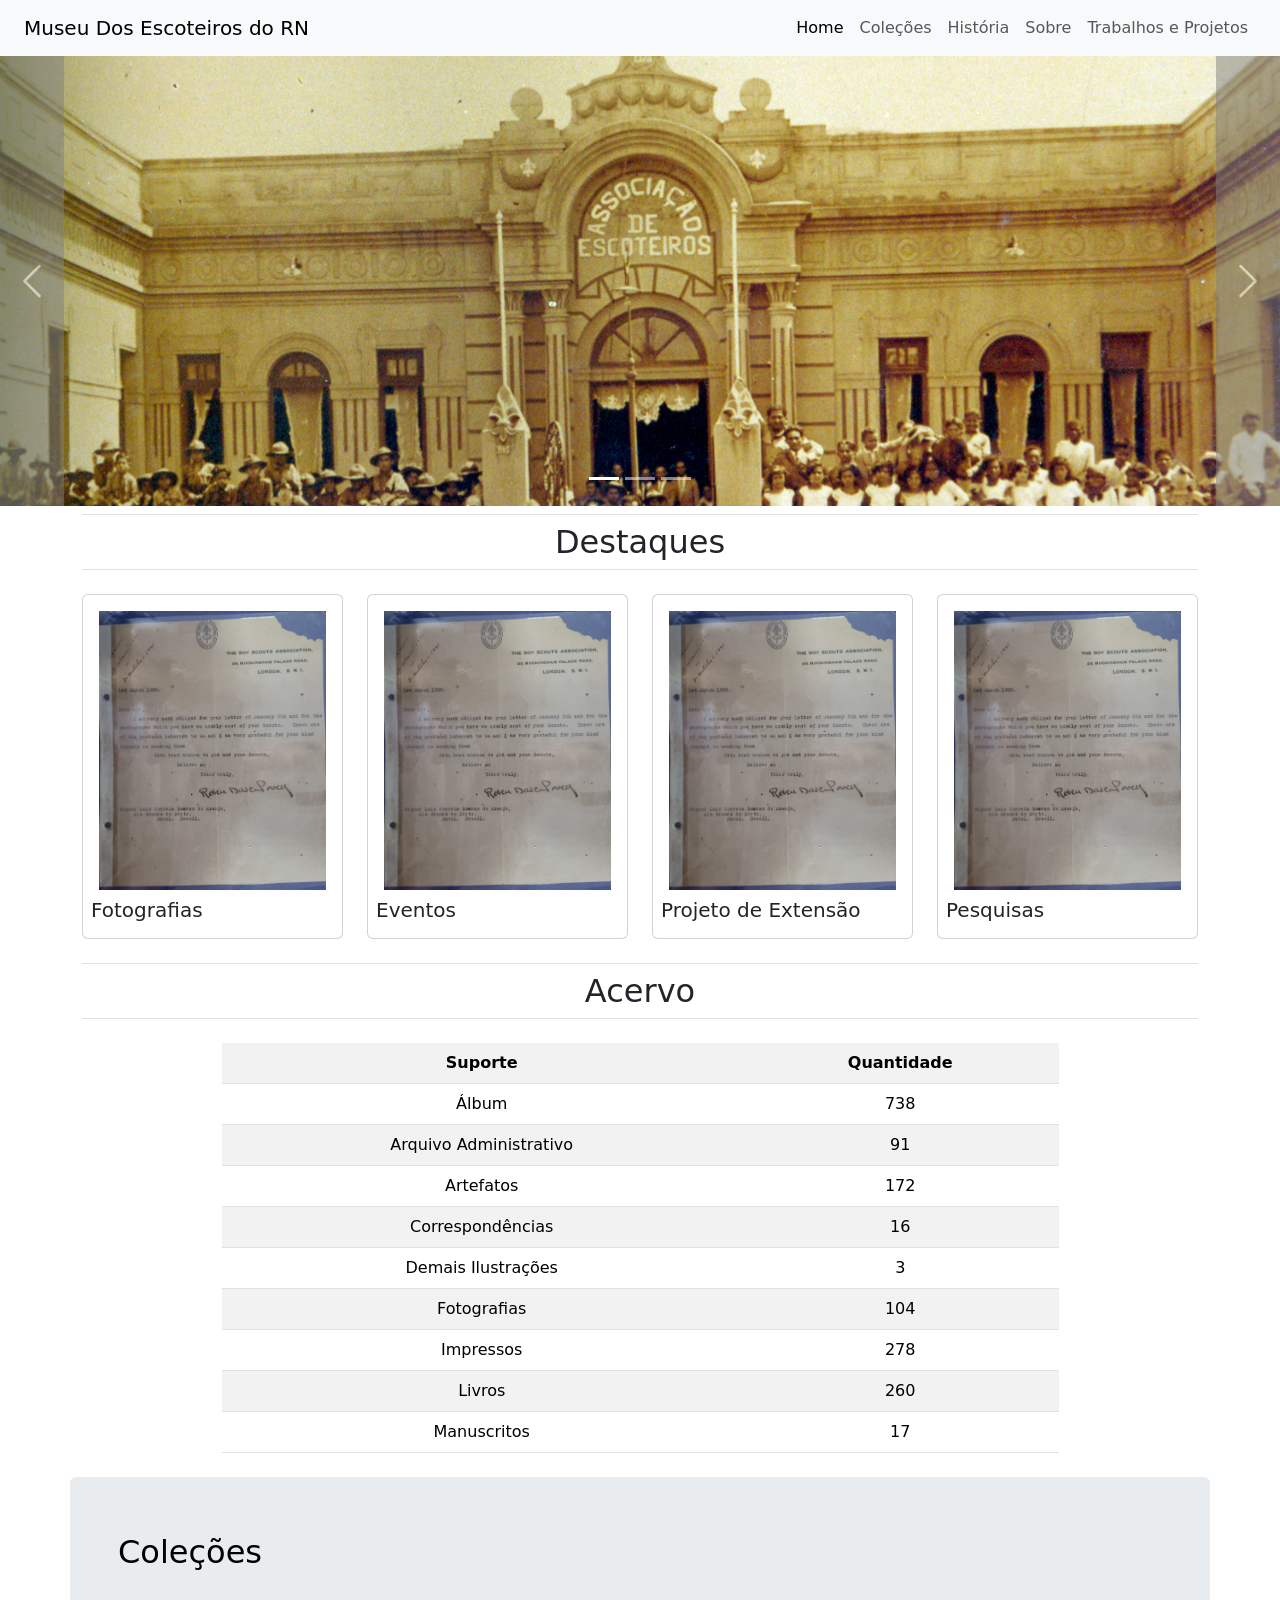
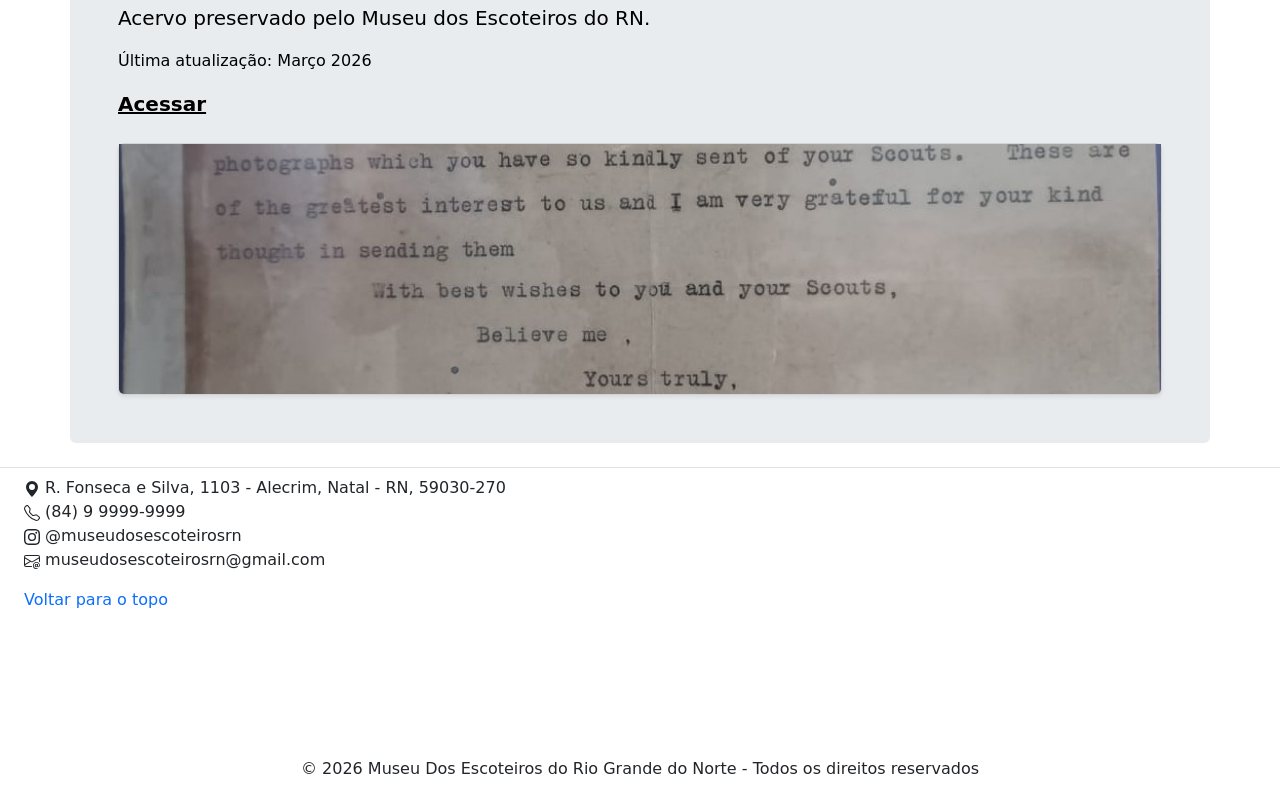
<file: index.html>
<!DOCTYPE html>
<html lang="pt-br">
<head>
    <meta charset="UTF-8">
    <meta name="viewport" content="width=device-width, initial-scale=1.0">
    <title>Home</title>
    <link href="https://cdn.jsdelivr.net/npm/bootstrap@5.3.8/dist/css/bootstrap.min.css" rel="stylesheet" integrity="sha384-sRIl4kxILFvY47J16cr9ZwB07vP4J8+LH7qKQnuqkuIAvNWLzeN8tE5YBujZqJLB" crossorigin="anonymous">
    <link rel="stylesheet" href="static/style.css">
</head>

<body>
    <nav class="navbar navbar-expand-lg bg-body-tertiary sticky-top">
        <div class="container-fluid justify-content-lg-between px-4">
            <a class="navbar-brand d-flex align-items-center link-body-emphasis text-decoration-none" href="index.html">Museu Dos Escoteiros do RN</a>
            <button class="navbar-toggler" type="button" data-bs-toggle="collapse" data-bs-target="#navbarNavDropdown" aria-controls="navbarNavDropdown" aria-expanded="false" aria-label="Toggle navigation">
            <span class="navbar-toggler-icon"></span>
            </button>
            <div class="collapse navbar-collapse" id="navbarNavDropdown">
                <ul class="navbar-nav ms-auto">
                    <li class="nav-item">
                        <a class="nav-link active" aria-current="page" href="index.html">Home</a>
                    </li>
                    <li class="nav-item">
                        <a class="nav-link" href="pages/colecoes.html">Coleções</a>
                    </li>
                    <li class="nav-item">
                        <a class="nav-link" href="pages/historia.html">História</a>
                    </li>
                    <li class="nav-item">
                        <a class="nav-link" href="pages/sobre.html">Sobre</a>
                    </li>
                    <li class="nav-item">
                        <a class="nav-link" href="pages/projetos.html">Trabalhos e Projetos</a>
                    </li>
                    <li class="nav-item dropdown">
                </ul>
            </div>
        </div>
    </nav>

    <div id="carouselMuseu" class="carousel slide carousel-fade" data-bs-ride="carousel">

        <!-- Indicadores -->
        <div class="carousel-indicators">
            <button type="button" data-bs-target="#carouselMuseu" data-bs-slide-to="0"
                    class="active" aria-current="true" aria-label="Slide 1"></button>

            <button type="button" data-bs-target="#carouselMuseu" data-bs-slide-to="1"
                    aria-label="Slide 2"></button>

            <button type="button" data-bs-target="#carouselMuseu" data-bs-slide-to="2"
                    aria-label="Slide 3"></button>
        </div>

        <!-- Imagens -->
        <div class="carousel-inner">

            <div class="carousel-item active">
                <img src="static/img/img-teste-capa.jpg"
                    class="d-block w-100"
                    alt="Acervo do Museu dos Escoteiros do RN">
            </div>

            <div class="carousel-item">
                <img src="static/img/img-teste-capa-1.jpg"
                    class="d-block w-100"
                    alt="Peças do Museu dos Escoteiros do RN">
            </div>

            <div class="carousel-item">
                <img src="static/img/img-teste-capa-2.jpg"
                    class="d-block w-100"
                    alt="História dos Escoteiros do Rio Grande do Norte">
            </div>

        </div>

        <!-- Botão anterior -->
        <button class="carousel-control-prev"
                type="button"
                data-bs-target="#carouselMuseu"
                data-bs-slide="prev">

            <span class="carousel-control-prev-icon"
                aria-hidden="true"></span>

            <span class="visually-hidden">Anterior</span>
        </button>

        <!-- Botão próximo -->
        <button class="carousel-control-next"
                type="button"
                data-bs-target="#carouselMuseu"
                data-bs-slide="next">

            <span class="carousel-control-next-icon"
                aria-hidden="true"></span>

            <span class="visually-hidden">Próximo</span>
        </button>

    </div>

    <div class="container mb-4 mt-2">
        <h2 class="py-2 mb-4 border-bottom border-top text-center">Destaques</h2>

        <div class="row g-4 justify-content-center">
            
            <div class="col-12 col-md-6 col-lg-3">
                <div class="card h-100 p-2">
                    <img src="static/img/img-teste-thumb.jpg" class="card-img-top p-2" alt="...">
                    <h5 class="card-title">Fotografias</h5>
                </div>
            </div>
        
            <div class="col-12 col-md-6 col-lg-3">
                <div class="card h-100 p-2">
                    <img src="static/img/img-teste-thumb.jpg" class="card-img-top p-2" alt="...">
                    <h5 class="card-title">Eventos</h5>
                </div>
            </div>

            <div class="col-12 col-md-6 col-lg-3">
                <div class="card h-100 p-2">
                    <img src="static/img/img-teste-thumb.jpg" class="card-img-top p-2" alt="...">
                    <h5 class="card-title">Projeto de Extensão</h5>
                </div>
            </div>
            <div class="col-12 col-md-6 col-lg-3">
                <div class="card h-100 p-2">
                    <img src="static/img/img-teste-thumb.jpg" class="card-img-top p-2" alt="...">
                    <h5 class="card-title">Pesquisas</h5>
                </div>
            </div>
                    
        </div>
    </div>

    <div class="container mb-4">
        <h2 class="py-2 mb-4 border-bottom border-top text-center">Acervo</h2>

        <table class="table table-striped text-center mx-auto w-75" >
            <tr>
                <th>Suporte</th>
                <th>Quantidade</th>
            </tr>
            <tr>
                <td>Álbum</td>
                <td>738</td>
            </tr>
            <tr>
                <td>Arquivo Administrativo</td>
                <td>91</td>
            </tr>
            <tr>
                <td>Artefatos</td>
                <td>172</td>
            </tr>
            <tr>
                <td>Correspondências</td>
                <td>16</td>
            </tr>
            <tr>
                <td>Demais Ilustrações</td>
                <td>3</td>
            </tr>
            <tr>
                <td>Fotografias</td>
                <td>104</td>
            </tr>
            <tr>
                <td>Impressos</td>
                <td>278</td>
            </tr>
            <tr>
                <td>Livros</td>
                <td>260</td>
            </tr>
            <tr>
                <td>Manuscritos</td>
                <td>17</td>
            </tr>
        </table>
    </div>

    <div class=" container p-md-5 mb-4 rounded text-body-emphasis bg-body-secondary">
        <div class="col">
            <div class="card-body mb-4">
                <h2 class="py-2 mb-4">Coleções</h2>
                <p class="lead my-3">Acervo preservado pelo Museu dos Escoteiros do RN.</p>
                <p>Última atualização: Março 2026</p>
                <p class="lead mb-0"><a href="pages/colecoes.html" class="text-body-emphasis fw-bold">Acessar</a></p>        
            </div>
            <div class="card shadow-sm">
                <img src="static/img/img-teste-thumb.jpg" alt="" class="card-img-bottom object-fit-cover" height="250px">
            </div>
        </div>

       
    </div>

    <footer class="py-2 border-top mt-2">
        <div class="container-fluid px-4"> 
            <div class="row g-4">
                <div class="col-12 col-lg-6">
                    <ul class="list-unstyled me-3">
                        <li><svg xmlns="http://www.w3.org/2000/svg" width="16" height="16" fill="currentColor" class="bi bi-geo-alt-fill" viewBox="0 0 16 16">
                                    <path d="M8 16s6-5.686 6-10A6 6 0 0 0 2 6c0 4.314 6 10 6 10m0-7a3 3 0 1 1 0-6 3 3 0 0 1 0 6"/>
                                    </svg> R. Fonseca e Silva, 1103 - Alecrim, Natal - RN, 59030-270</li>
                        <li><svg xmlns="http://www.w3.org/2000/svg" width="16" height="16" fill="currentColor" class="bi bi-telephone" viewBox="0 0 16 16">
                            <path d="M3.654 1.328a.678.678 0 0 0-1.015-.063L1.605 2.3c-.483.484-.661 1.169-.45 1.77a17.6 17.6 0 0 0 4.168 6.608 17.6 17.6 0 0 0 6.608 4.168c.601.211 1.286.033 1.77-.45l1.034-1.034a.678.678 0 0 0-.063-1.015l-2.307-1.794a.68.68 0 0 0-.58-.122l-2.19.547a1.75 1.75 0 0 1-1.657-.459L5.482 8.062a1.75 1.75 0 0 1-.46-1.657l.548-2.19a.68.68 0 0 0-.122-.58zM1.884.511a1.745 1.745 0 0 1 2.612.163L6.29 2.98c.329.423.445.974.315 1.494l-.547 2.19a.68.68 0 0 0 .178.643l2.457 2.457a.68.68 0 0 0 .644.178l2.189-.547a1.75 1.75 0 0 1 1.494.315l2.306 1.794c.829.645.905 1.87.163 2.611l-1.034 1.034c-.74.74-1.846 1.065-2.877.702a18.6 18.6 0 0 1-7.01-4.42 18.6 18.6 0 0 1-4.42-7.009c-.362-1.03-.037-2.137.703-2.877z"/>
                            </svg> (84) 9 9999-9999</li>
                        <li><svg xmlns="http://www.w3.org/2000/svg" width="16" height="16" fill="currentColor" class="bi bi-instagram" viewBox="0 0 16 16">
                        <path d="M8 0C5.829 0 5.556.01 4.703.048 3.85.088 3.269.222 2.76.42a3.9 3.9 0 0 0-1.417.923A3.9 3.9 0 0 0 .42 2.76C.222 3.268.087 3.85.048 4.7.01 5.555 0 5.827 0 8.001c0 2.172.01 2.444.048 3.297.04.852.174 1.433.372 1.942.205.526.478.972.923 1.417.444.445.89.719 1.416.923.51.198 1.09.333 1.942.372C5.555 15.99 5.827 16 8 16s2.444-.01 3.298-.048c.851-.04 1.434-.174 1.943-.372a3.9 3.9 0 0 0 1.416-.923c.445-.445.718-.891.923-1.417.197-.509.332-1.09.372-1.942C15.99 10.445 16 10.173 16 8s-.01-2.445-.048-3.299c-.04-.851-.175-1.433-.372-1.941a3.9 3.9 0 0 0-.923-1.417A3.9 3.9 0 0 0 13.24.42c-.51-.198-1.092-.333-1.943-.372C10.443.01 10.172 0 7.998 0zm-.717 1.442h.718c2.136 0 2.389.007 3.232.046.78.035 1.204.166 1.486.275.373.145.64.319.92.599s.453.546.598.92c.11.281.24.705.275 1.485.039.843.047 1.096.047 3.231s-.008 2.389-.047 3.232c-.035.78-.166 1.203-.275 1.485a2.5 2.5 0 0 1-.599.919c-.28.28-.546.453-.92.598-.28.11-.704.24-1.485.276-.843.038-1.096.047-3.232.047s-2.39-.009-3.233-.047c-.78-.036-1.203-.166-1.485-.276a2.5 2.5 0 0 1-.92-.598 2.5 2.5 0 0 1-.6-.92c-.109-.281-.24-.705-.275-1.485-.038-.843-.046-1.096-.046-3.233s.008-2.388.046-3.231c.036-.78.166-1.204.276-1.486.145-.373.319-.64.599-.92s.546-.453.92-.598c.282-.11.705-.24 1.485-.276.738-.034 1.024-.044 2.515-.045zm4.988 1.328a.96.96 0 1 0 0 1.92.96.96 0 0 0 0-1.92m-4.27 1.122a4.109 4.109 0 1 0 0 8.217 4.109 4.109 0 0 0 0-8.217m0 1.441a2.667 2.667 0 1 1 0 5.334 2.667 2.667 0 0 1 0-5.334"/>
                        </svg> @museudosescoteirosrn</li>
                        <li><svg xmlns="http://www.w3.org/2000/svg" width="16" height="16" fill="currentColor" class="bi bi-envelope-at" viewBox="0 0 16 16">
                            <path d="M2 2a2 2 0 0 0-2 2v8.01A2 2 0 0 0 2 14h5.5a.5.5 0 0 0 0-1H2a1 1 0 0 1-.966-.741l5.64-3.471L8 9.583l7-4.2V8.5a.5.5 0 0 0 1 0V4a2 2 0 0 0-2-2zm3.708 6.208L1 11.105V5.383zM1 4.217V4a1 1 0 0 1 1-1h12a1 1 0 0 1 1 1v.217l-7 4.2z"/>
                            <path d="M14.247 14.269c1.01 0 1.587-.857 1.587-2.025v-.21C15.834 10.43 14.64 9 12.52 9h-.035C10.42 9 9 10.36 9 12.432v.214C9 14.82 10.438 16 12.358 16h.044c.594 0 1.018-.074 1.237-.175v-.73c-.245.11-.673.18-1.18.18h-.044c-1.334 0-2.571-.788-2.571-2.655v-.157c0-1.657 1.058-2.724 2.64-2.724h.04c1.535 0 2.484 1.05 2.484 2.326v.118c0 .975-.324 1.39-.639 1.39-.232 0-.41-.148-.41-.42v-2.19h-.906v.569h-.03c-.084-.298-.368-.63-.954-.63-.778 0-1.259.555-1.259 1.4v.528c0 .892.49 1.434 1.26 1.434.471 0 .896-.227 1.014-.643h.043c.118.42.617.648 1.12.648m-2.453-1.588v-.227c0-.546.227-.791.573-.791.297 0 .572.192.572.708v.367c0 .573-.253.744-.564.744-.354 0-.581-.215-.581-.8Z"/>
                            </svg> museudosescoteirosrn@gmail.com</li>
                
                    </ul>

                    <div class="mt-auto">
                        <a href="#" class="text-decoration-none">Voltar para o topo</a>  
                    </div>
                
                </div>
                <div class="col-12 col-lg-6">
                    <iframe src="https://www.google.com/maps/embed?pb=!1m18!1m12!1m3!1d3592.136515976844!2d-35.21712052547436!3d-5.793347857160508!2m3!1f0!2f0!3f0!3m2!1i1024!2i768!4f13.1!3m3!1m2!1s0x7b300099852cf03%3A0x9fcd4b436639ab77!2sInstituto%20Padre%20Miguelinho!5e1!3m2!1spt-BR!2sbr!4v1785613332245!5m2!1spt-BR!2sbr" width="100%" height="250" style="border:0;" allowfullscreen="" loading="lazy" referrerpolicy="strict-origin-when-cross-origin"></iframe>
                </div>
            </div>
            
        </div>

        <div class="d-flex justify-content-center pt-4">
            <p class="text-center mb-0-
            ">© 2026 Museu Dos Escoteiros do Rio Grande do Norte - Todos os direitos reservados</p>
        </div>
    </footer>

    <script src="https://cdn.jsdelivr.net/npm/bootstrap@5.3.8/dist/js/bootstrap.bundle.min.js" integrity="sha384-FKyoEForCGlyvwx9Hj09JcYn3nv7wiPVlz7YYwJrWVcXK/BmnVDxM+D2scQbITxI" crossorigin="anonymous"></script>

</body>
</html>
</file>
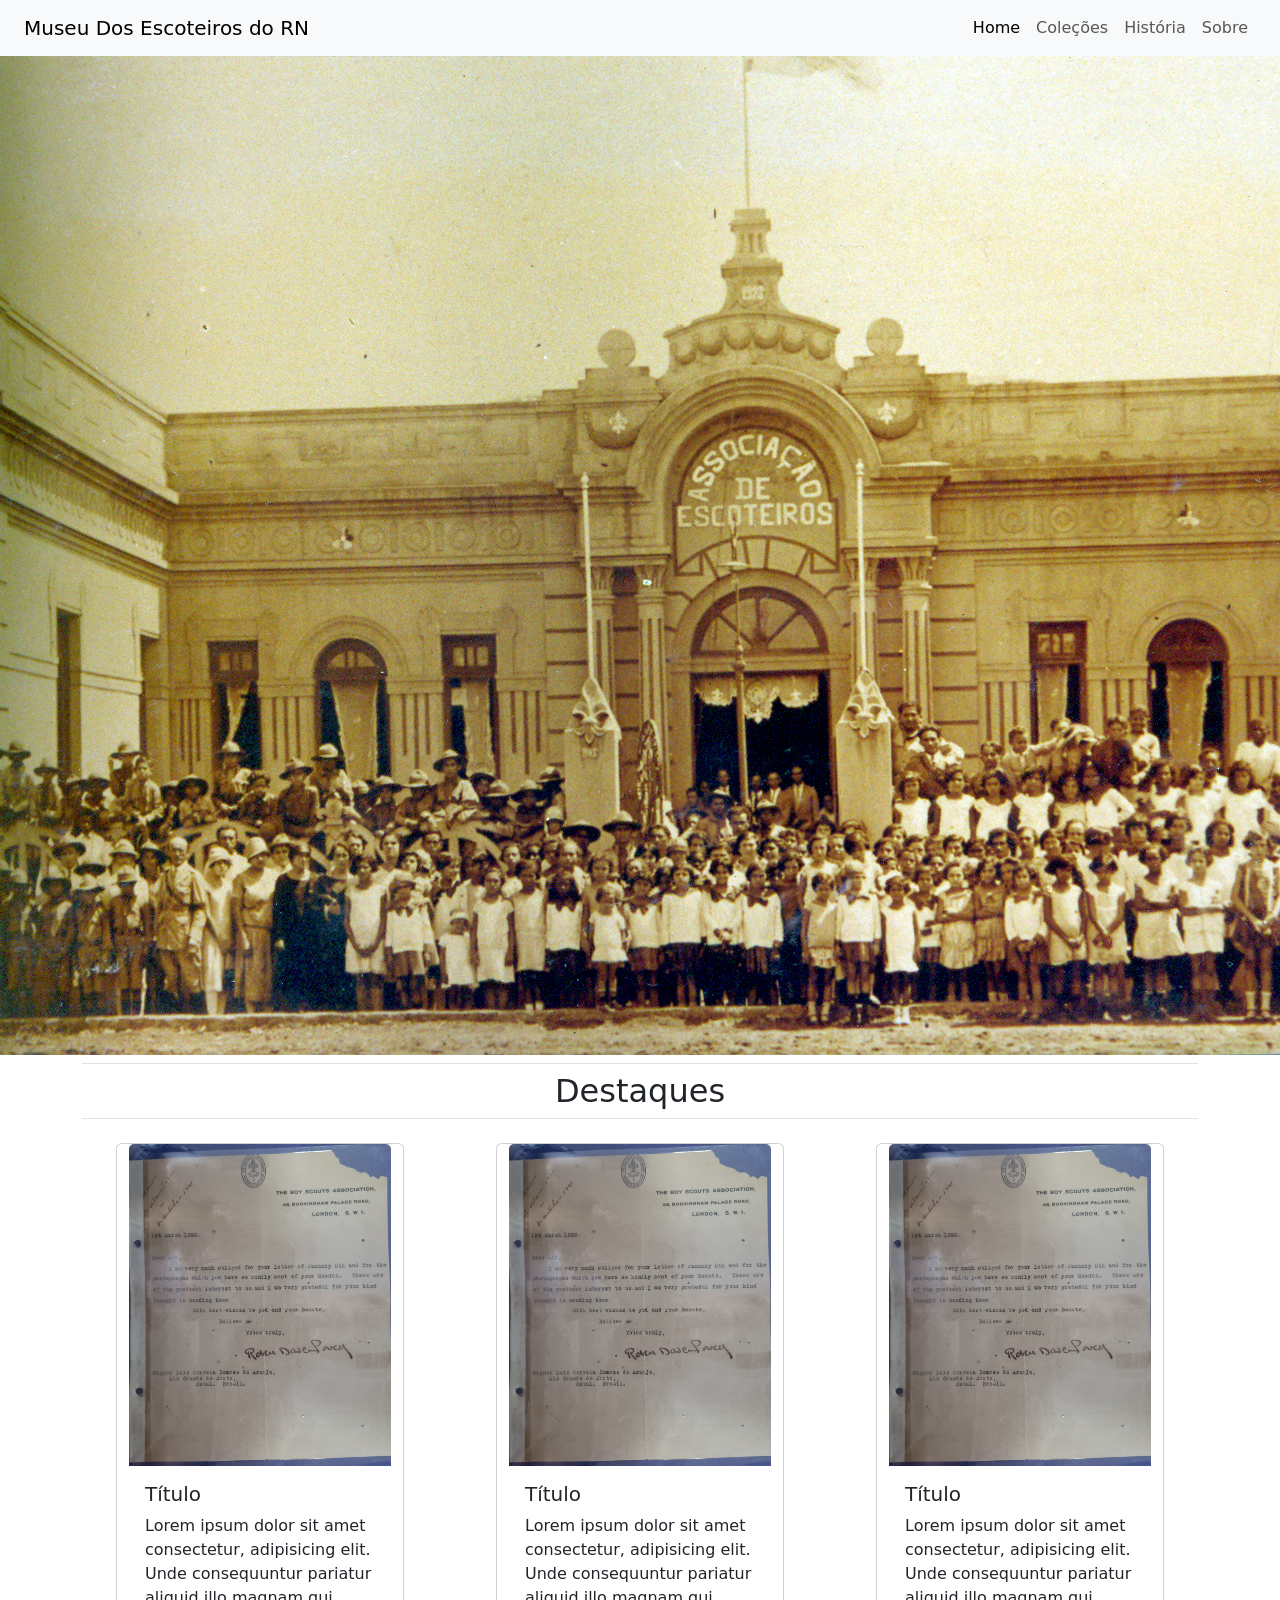
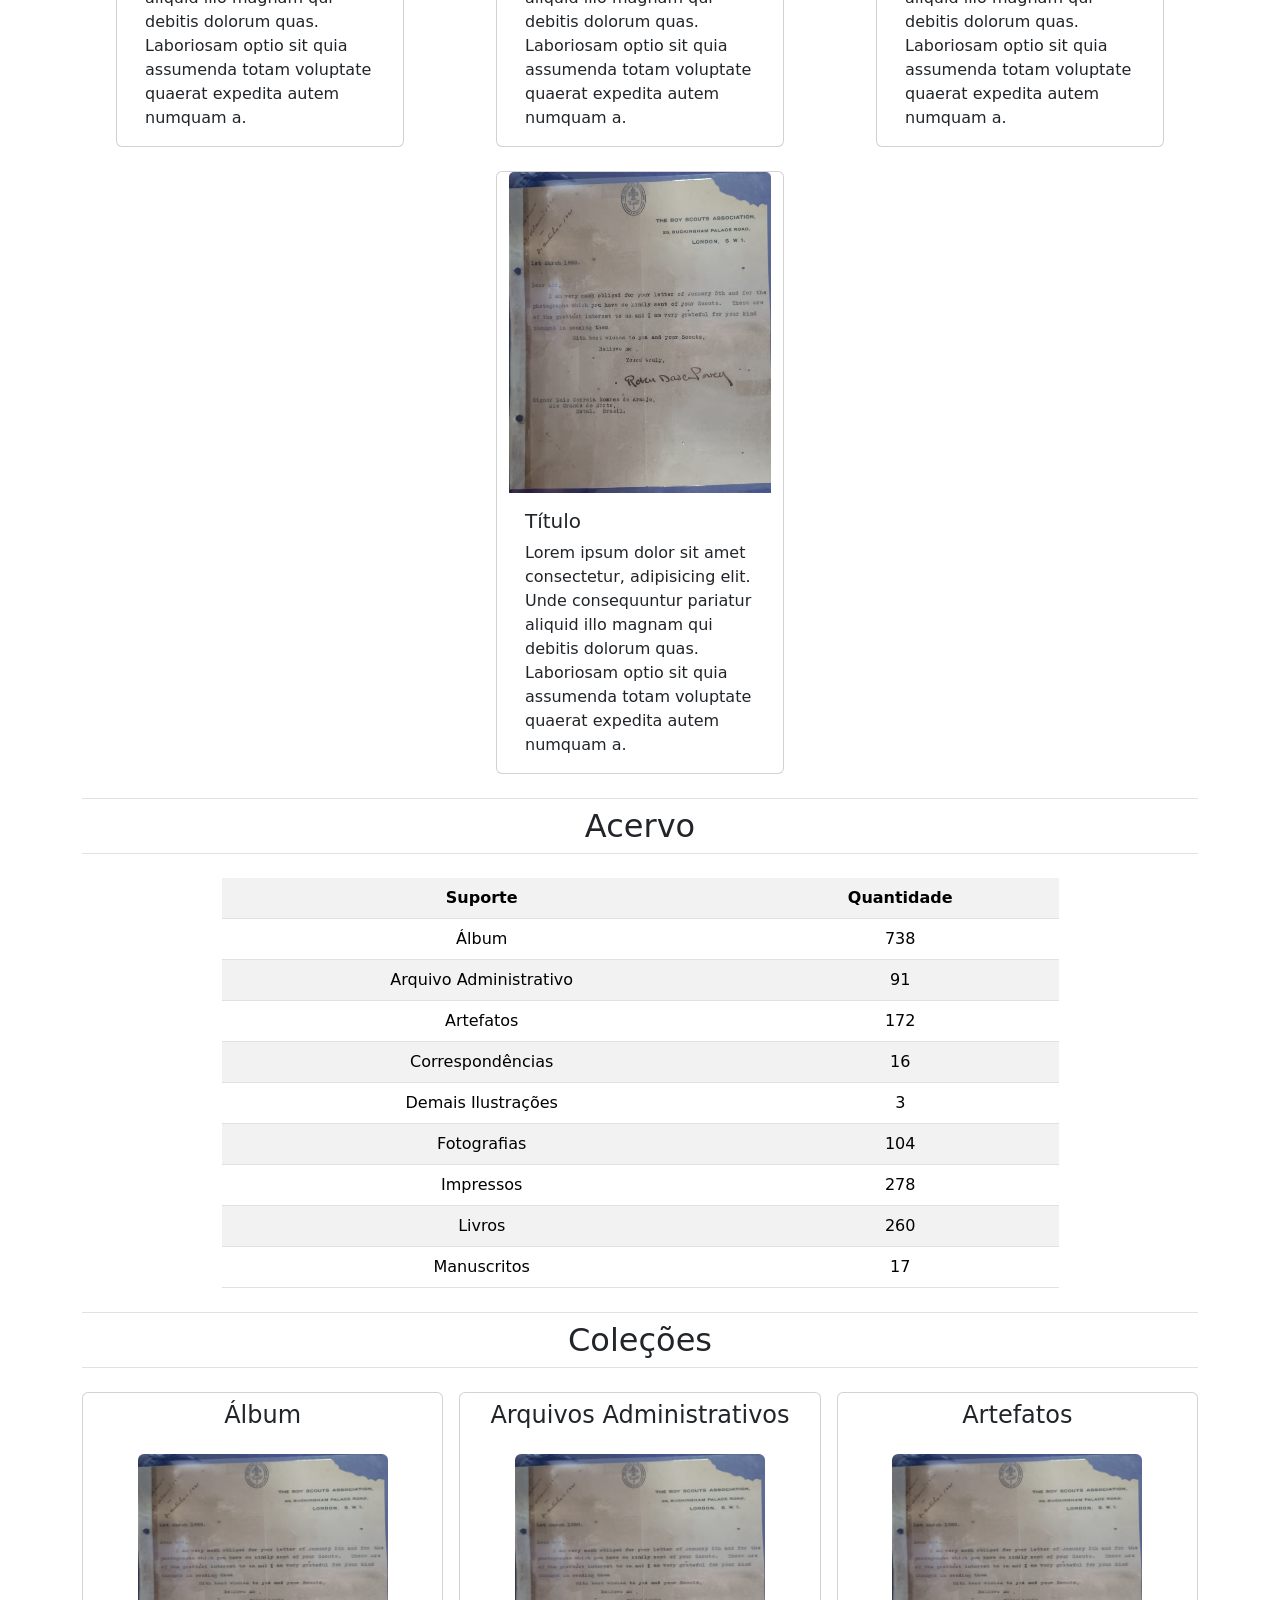
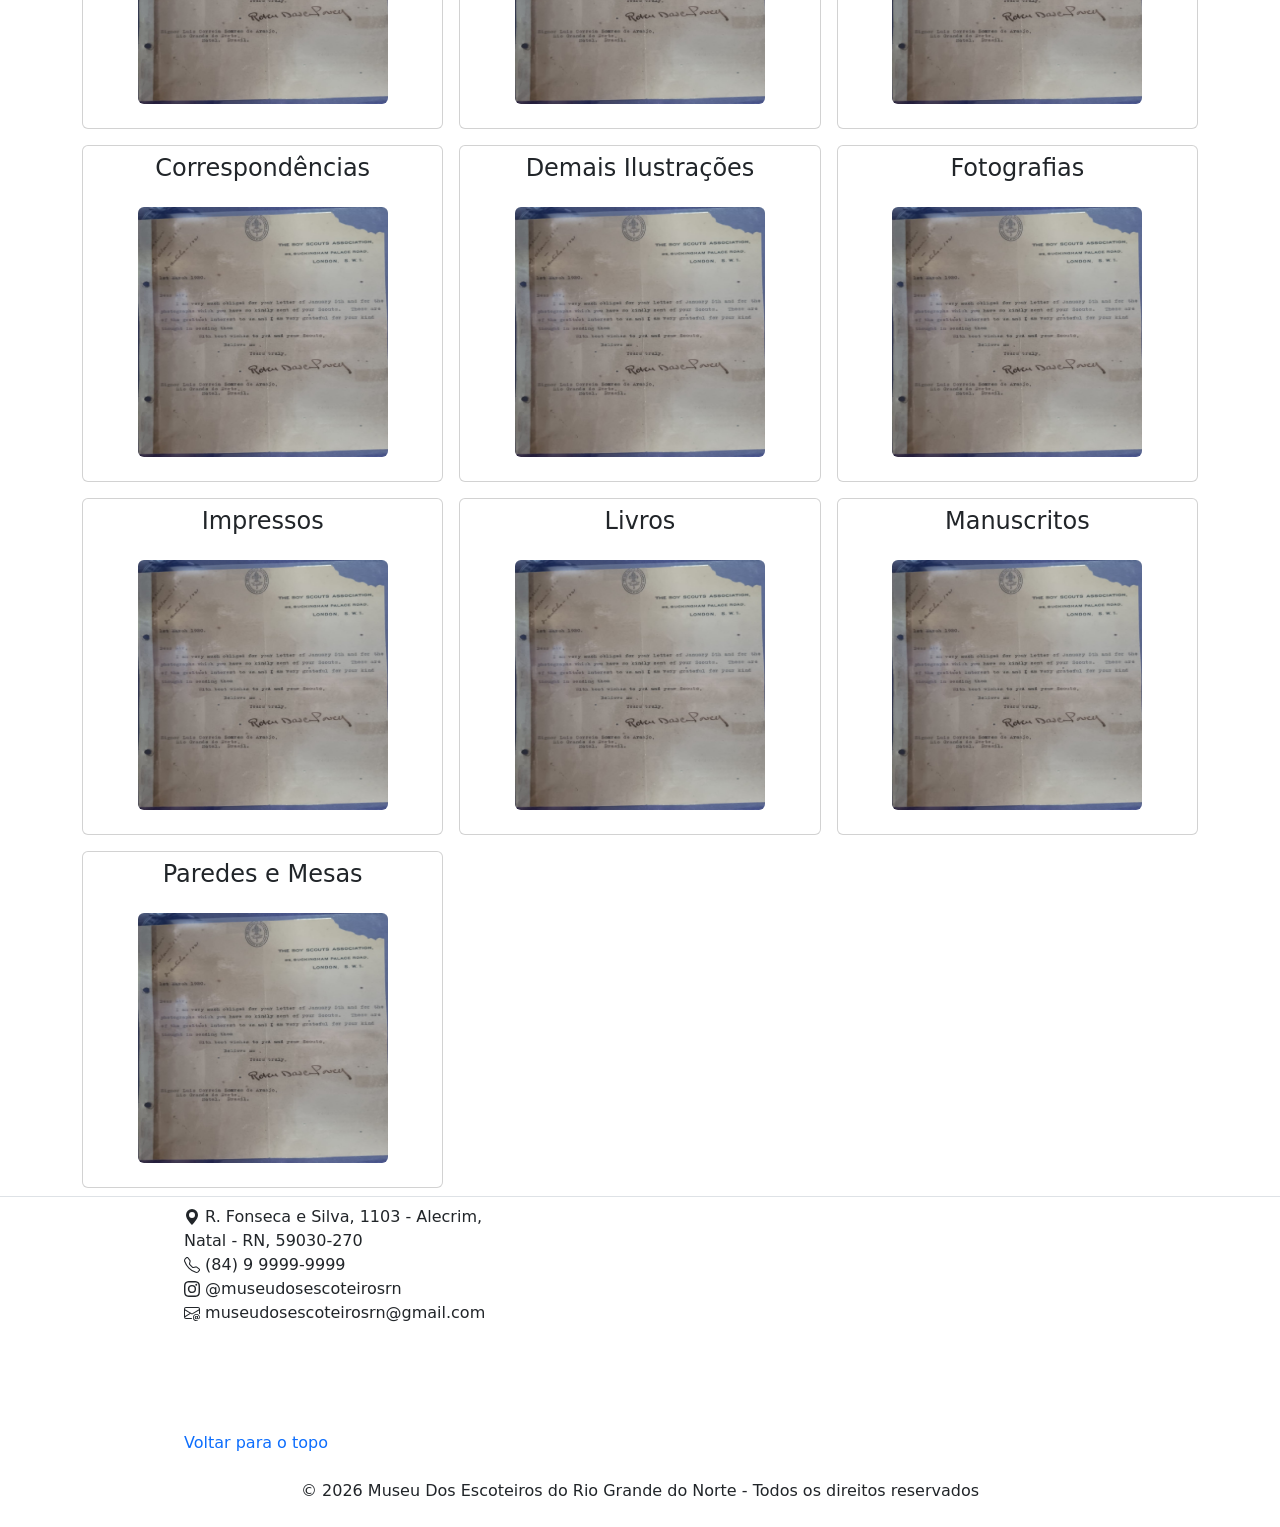
<file: pages/index.html>
<!DOCTYPE html>
<html lang="pt-br">
<head>
    <meta charset="UTF-8">
    <meta name="viewport" content="width=device-width, initial-scale=1.0">
    <title>Home</title>
    <link href="https://cdn.jsdelivr.net/npm/bootstrap@5.3.8/dist/css/bootstrap.min.css" rel="stylesheet" integrity="sha384-sRIl4kxILFvY47J16cr9ZwB07vP4J8+LH7qKQnuqkuIAvNWLzeN8tE5YBujZqJLB" crossorigin="anonymous">
    <link rel="stylesheet" href="../static/style.css">
</head>

<body>
    <nav class="navbar navbar-expand-lg bg-body-tertiary sticky-top">
        <div class="container-fluid justify-content-lg-between px-4">
            <a class="navbar-brand d-flex align-items-center link-body-emphasis text-decoration-none" href="index.html">Museu Dos Escoteiros do RN</a>
            <button class="navbar-toggler" type="button" data-bs-toggle="collapse" data-bs-target="#navbarNavDropdown" aria-controls="navbarNavDropdown" aria-expanded="false" aria-label="Toggle navigation">
            <span class="navbar-toggler-icon"></span>
            </button>
            <div class="collapse navbar-collapse" id="navbarNavDropdown">
                <ul class="navbar-nav ms-auto">
                    <li class="nav-item">
                        <a class="nav-link active" aria-current="page" href="index.html">Home</a>
                    </li>
                    <li class="nav-item">
                        <a class="nav-link" href="colecoes.html">Coleções</a>
                    </li>
                    <li class="nav-item">
                        <a class="nav-link" href="historia.html">História</a>
                    </li>
                    <li class="nav-item">
                        <a class="nav-link" href="sobre.html">Sobre</a>
                    </li>
                    <li class="nav-item dropdown">
                </ul>
            </div>
        </div>
    </nav>

    <div class="ms-auto text-center">
        <img src="../static/img/img-teste-capa.jpg" alt="" class="capa">
    </div>

    <div class="container mb-4 mt-2">
        <h2 class="py-2 mb-4 border-bottom border-top text-center">Destaques</h2>

        <div class="d-flex row g-4 justify-content-lg-around">
            
            <div class="card col-6" style="width: 18rem;">
                <img src="../static/img/img-teste-thumb.jpg" class="card-img-top" alt="...">
                <div class="card-body">
                    <h5 class="card-title">Título</h5>
                    <p class="card-text">Lorem ipsum dolor sit amet consectetur, adipisicing elit. Unde consequuntur pariatur aliquid illo magnam qui debitis dolorum quas. Laboriosam optio sit quia assumenda totam voluptate quaerat expedita autem numquam a.</p>
                </div>
            </div>
        
            <div class="card" style="width: 18rem;">
                <img src="../static/img/img-teste-thumb.jpg" class="card-img-top" alt="...">
                <div class="card-body">
                    <h5 class="card-title">Título</h5>
                    <p class="card-text">Lorem ipsum dolor sit amet consectetur, adipisicing elit. Unde consequuntur pariatur aliquid illo magnam qui debitis dolorum quas. Laboriosam optio sit quia assumenda totam voluptate quaerat expedita autem numquam a.</p>
                </div>
            </div>

            <div class="card" style="width: 18rem;">
                <img src="../static/img/img-teste-thumb.jpg" class="card-img-top" alt="...">
                <div class="card-body">
                    <h5 class="card-title">Título</h5>
                    <p class="card-text">Lorem ipsum dolor sit amet consectetur, adipisicing elit. Unde consequuntur pariatur aliquid illo magnam qui debitis dolorum quas. Laboriosam optio sit quia assumenda totam voluptate quaerat expedita autem numquam a.</p>
                </div>
            </div>
            
            <div class="card" style="width: 18rem;">
                <img src="../static/img/img-teste-thumb.jpg" class="card-img-top" alt="...">
                <div class="card-body">
                    <h5 class="card-title">Título</h5>
                    <p class="card-text">Lorem ipsum dolor sit amet consectetur, adipisicing elit. Unde consequuntur pariatur aliquid illo magnam qui debitis dolorum quas. Laboriosam optio sit quia assumenda totam voluptate quaerat expedita autem numquam a.</p>
                </div>
            </div>            
        </div>
    </div>

    <div class="container mb-4">
        <h2 class="py-2 mb-4 border-bottom border-top text-center">Acervo</h2>

        <table class="table table-striped text-center mx-auto w-75" >
            <tr>
                <th>Suporte</th>
                <th>Quantidade</th>
            </tr>
            <tr>
                <td>Álbum</td>
                <td>738</td>
            </tr>
            <tr>
                <td>Arquivo Administrativo</td>
                <td>91</td>
            </tr>
            <tr>
                <td>Artefatos</td>
                <td>172</td>
            </tr>
            <tr>
                <td>Correspondências</td>
                <td>16</td>
            </tr>
            <tr>
                <td>Demais Ilustrações</td>
                <td>3</td>
            </tr>
            <tr>
                <td>Fotografias</td>
                <td>104</td>
            </tr>
            <tr>
                <td>Impressos</td>
                <td>278</td>
            </tr>
            <tr>
                <td>Livros</td>
                <td>260</td>
            </tr>
            <tr>
                <td>Manuscritos</td>
                <td>17</td>
            </tr>
        </table>
    </div>

    <div class="container">
        <h2 class="py-2 mb-4 border-bottom border-top text-center">Coleções</h2>
        <div class="row row-cols-1 row-cols-sm-2 row-cols-md-3 g-3">
            <div class="col">
                <a href="" class="text-decoration-none">
                        <div class="card">
                            <div class="card-title text-center">
                                <h4 class="title py-2">Álbum</h4>
                            </div>
                            <img src="../static/img/img-teste-thumb.jpg" alt="Album" height="250px" width="250px" class="rounded mx-auto d-block mb-4">
                        </div>
                </a> 
            </div>   
            <div class="col">
                <a href="" class="text-decoration-none">
                        <div class="card">
                            <div class="card-title text-center">
                                <h4 class="title py-2">Arquivos Administrativos</h4>
                            </div>
                            <img src="../static/img/img-teste-thumb.jpg" alt="Album" height="250px" width="250px" class="rounded mx-auto d-block mb-4">
                        </div>
                </a> 
            </div>
            <div class="col">
                <a href="" class="text-decoration-none">
                        <div class="card">
                            <div class="card-title text-center">
                                <h4 class="title py-2">Artefatos</h4>
                            </div>
                            <img src="../static/img/img-teste-thumb.jpg" alt="Album" height="250px" width="250px" class="rounded mx-auto d-block mb-4">
                        </div>
                </a> 
            </div>
            <div class="col">
                <a href="" class="text-decoration-none">
                        <div class="card">
                            <div class="card-title text-center">
                                <h4 class="title py-2">Correspondências</h4>
                            </div>
                            <img src="../static/img/img-teste-thumb.jpg" alt="Album" height="250px" width="250px" class="rounded mx-auto d-block mb-4">
                        </div>
                </a> 
            </div>
            <div class="col">
                <a href="" class="text-decoration-none">
                        <div class="card">
                            <div class="card-title text-center">
                                <h4 class="title py-2">Demais Ilustrações</h4>
                            </div>
                            <img src="../static/img/img-teste-thumb.jpg" alt="Album" height="250px" width="250px" class="rounded mx-auto d-block mb-4">
                        </div>
                </a> 
            </div>
            <div class="col">
                <a href="" class="text-decoration-none">
                        <div class="card">
                            <div class="card-title text-center">
                                <h4 class="title py-2">Fotografias</h4>
                            </div>
                            <img src="../static/img/img-teste-thumb.jpg" alt="Album" height="250px" width="250px" class="rounded mx-auto d-block mb-4">
                        </div>
                </a> 
            </div>
            <div class="col">
                <a href="" class="text-decoration-none">
                        <div class="card">
                            <div class="card-title text-center">
                                <h4 class="title py-2">Impressos</h4>
                            </div>
                            <img src="../static/img/img-teste-thumb.jpg" alt="Album" height="250px" width="250px" class="rounded mx-auto d-block mb-4">
                        </div>
                </a> 
            </div>
            <div class="col">
                <a href="" class="text-decoration-none">
                        <div class="card">
                            <div class="card-title text-center">
                                <h4 class="title py-2">Livros</h4>
                            </div>
                            <img src="../static/img/img-teste-thumb.jpg" alt="Album" height="250px" width="250px" class="rounded mx-auto d-block mb-4">
                        </div>
                </a> 
            </div>
            <div class="col">
                <a href="" class="text-decoration-none">
                        <div class="card">
                            <div class="card-title text-center">
                                <h4 class="title py-2">Manuscritos</h4>
                            </div>
                            <img src="../static/img/img-teste-thumb.jpg" alt="Album" height="250px" width="250px" class="rounded mx-auto d-block mb-4">
                        </div>
                </a> 
            </div>
            <div class="col">
                <a href="" class="text-decoration-none">
                        <div class="card">
                            <div class="card-title text-center">
                                <h4 class="title py-2">Paredes e Mesas</h4>
                            </div>
                            <img src="../static/img/img-teste-thumb.jpg" alt="Album" height="250px" width="250px" class="rounded mx-auto d-block mb-4">
                        </div>
                </a> 
            </div>
        </div>
    </div>

    <footer class="py-2 border-top mt-2 w-100">
        <div class="container-fluid px-4 d-flex justify-content-lg-between w-75"> 
            <div class="d-flex flex-column">
                <ul class="list-unstyled me-3">
                    <li><svg xmlns="http://www.w3.org/2000/svg" width="16" height="16" fill="currentColor" class="bi bi-geo-alt-fill" viewBox="0 0 16 16">
                                <path d="M8 16s6-5.686 6-10A6 6 0 0 0 2 6c0 4.314 6 10 6 10m0-7a3 3 0 1 1 0-6 3 3 0 0 1 0 6"/>
                                </svg> R. Fonseca e Silva, 1103 - Alecrim, Natal - RN, 59030-270</li>
                    <li><svg xmlns="http://www.w3.org/2000/svg" width="16" height="16" fill="currentColor" class="bi bi-telephone" viewBox="0 0 16 16">
                        <path d="M3.654 1.328a.678.678 0 0 0-1.015-.063L1.605 2.3c-.483.484-.661 1.169-.45 1.77a17.6 17.6 0 0 0 4.168 6.608 17.6 17.6 0 0 0 6.608 4.168c.601.211 1.286.033 1.77-.45l1.034-1.034a.678.678 0 0 0-.063-1.015l-2.307-1.794a.68.68 0 0 0-.58-.122l-2.19.547a1.75 1.75 0 0 1-1.657-.459L5.482 8.062a1.75 1.75 0 0 1-.46-1.657l.548-2.19a.68.68 0 0 0-.122-.58zM1.884.511a1.745 1.745 0 0 1 2.612.163L6.29 2.98c.329.423.445.974.315 1.494l-.547 2.19a.68.68 0 0 0 .178.643l2.457 2.457a.68.68 0 0 0 .644.178l2.189-.547a1.75 1.75 0 0 1 1.494.315l2.306 1.794c.829.645.905 1.87.163 2.611l-1.034 1.034c-.74.74-1.846 1.065-2.877.702a18.6 18.6 0 0 1-7.01-4.42 18.6 18.6 0 0 1-4.42-7.009c-.362-1.03-.037-2.137.703-2.877z"/>
                        </svg> (84) 9 9999-9999</li>
                    <li><svg xmlns="http://www.w3.org/2000/svg" width="16" height="16" fill="currentColor" class="bi bi-instagram" viewBox="0 0 16 16">
                    <path d="M8 0C5.829 0 5.556.01 4.703.048 3.85.088 3.269.222 2.76.42a3.9 3.9 0 0 0-1.417.923A3.9 3.9 0 0 0 .42 2.76C.222 3.268.087 3.85.048 4.7.01 5.555 0 5.827 0 8.001c0 2.172.01 2.444.048 3.297.04.852.174 1.433.372 1.942.205.526.478.972.923 1.417.444.445.89.719 1.416.923.51.198 1.09.333 1.942.372C5.555 15.99 5.827 16 8 16s2.444-.01 3.298-.048c.851-.04 1.434-.174 1.943-.372a3.9 3.9 0 0 0 1.416-.923c.445-.445.718-.891.923-1.417.197-.509.332-1.09.372-1.942C15.99 10.445 16 10.173 16 8s-.01-2.445-.048-3.299c-.04-.851-.175-1.433-.372-1.941a3.9 3.9 0 0 0-.923-1.417A3.9 3.9 0 0 0 13.24.42c-.51-.198-1.092-.333-1.943-.372C10.443.01 10.172 0 7.998 0zm-.717 1.442h.718c2.136 0 2.389.007 3.232.046.78.035 1.204.166 1.486.275.373.145.64.319.92.599s.453.546.598.92c.11.281.24.705.275 1.485.039.843.047 1.096.047 3.231s-.008 2.389-.047 3.232c-.035.78-.166 1.203-.275 1.485a2.5 2.5 0 0 1-.599.919c-.28.28-.546.453-.92.598-.28.11-.704.24-1.485.276-.843.038-1.096.047-3.232.047s-2.39-.009-3.233-.047c-.78-.036-1.203-.166-1.485-.276a2.5 2.5 0 0 1-.92-.598 2.5 2.5 0 0 1-.6-.92c-.109-.281-.24-.705-.275-1.485-.038-.843-.046-1.096-.046-3.233s.008-2.388.046-3.231c.036-.78.166-1.204.276-1.486.145-.373.319-.64.599-.92s.546-.453.92-.598c.282-.11.705-.24 1.485-.276.738-.034 1.024-.044 2.515-.045zm4.988 1.328a.96.96 0 1 0 0 1.92.96.96 0 0 0 0-1.92m-4.27 1.122a4.109 4.109 0 1 0 0 8.217 4.109 4.109 0 0 0 0-8.217m0 1.441a2.667 2.667 0 1 1 0 5.334 2.667 2.667 0 0 1 0-5.334"/>
                    </svg> @museudosescoteirosrn</li>
                    <li><svg xmlns="http://www.w3.org/2000/svg" width="16" height="16" fill="currentColor" class="bi bi-envelope-at" viewBox="0 0 16 16">
                        <path d="M2 2a2 2 0 0 0-2 2v8.01A2 2 0 0 0 2 14h5.5a.5.5 0 0 0 0-1H2a1 1 0 0 1-.966-.741l5.64-3.471L8 9.583l7-4.2V8.5a.5.5 0 0 0 1 0V4a2 2 0 0 0-2-2zm3.708 6.208L1 11.105V5.383zM1 4.217V4a1 1 0 0 1 1-1h12a1 1 0 0 1 1 1v.217l-7 4.2z"/>
                        <path d="M14.247 14.269c1.01 0 1.587-.857 1.587-2.025v-.21C15.834 10.43 14.64 9 12.52 9h-.035C10.42 9 9 10.36 9 12.432v.214C9 14.82 10.438 16 12.358 16h.044c.594 0 1.018-.074 1.237-.175v-.73c-.245.11-.673.18-1.18.18h-.044c-1.334 0-2.571-.788-2.571-2.655v-.157c0-1.657 1.058-2.724 2.64-2.724h.04c1.535 0 2.484 1.05 2.484 2.326v.118c0 .975-.324 1.39-.639 1.39-.232 0-.41-.148-.41-.42v-2.19h-.906v.569h-.03c-.084-.298-.368-.63-.954-.63-.778 0-1.259.555-1.259 1.4v.528c0 .892.49 1.434 1.26 1.434.471 0 .896-.227 1.014-.643h.043c.118.42.617.648 1.12.648m-2.453-1.588v-.227c0-.546.227-.791.573-.791.297 0 .572.192.572.708v.367c0 .573-.253.744-.564.744-.354 0-.581-.215-.581-.8Z"/>
                        </svg> museudosescoteirosrn@gmail.com</li>
            
                </ul>

                <div class="mt-auto">
                    <a href="#" class="text-decoration-none">Voltar para o topo</a>  
                </div>
            
            </div>
            

            <iframe src="https://www.google.com/maps/embed?pb=!1m18!1m12!1m3!1d3592.136515976844!2d-35.21712052547436!3d-5.793347857160508!2m3!1f0!2f0!3f0!3m2!1i1024!2i768!4f13.1!3m3!1m2!1s0x7b300099852cf03%3A0x9fcd4b436639ab77!2sInstituto%20Padre%20Miguelinho!5e1!3m2!1spt-BR!2sbr!4v1785613332245!5m2!1spt-BR!2sbr" width="100%" height="250" style="border:0;" allowfullscreen="" loading="lazy" referrerpolicy="strict-origin-when-cross-origin"></iframe>
        
        </div>

        <div class="d-flex justify-content-center pt-4">
            <p>© 2026 Museu Dos Escoteiros do Rio Grande do Norte - Todos os direitos reservados</p>
        </div>
    </footer>

    <script src="https://cdn.jsdelivr.net/npm/bootstrap@5.3.8/dist/js/bootstrap.bundle.min.js" integrity="sha384-FKyoEForCGlyvwx9Hj09JcYn3nv7wiPVlz7YYwJrWVcXK/BmnVDxM+D2scQbITxI" crossorigin="anonymous"></script>

</body>
</html>
</file>
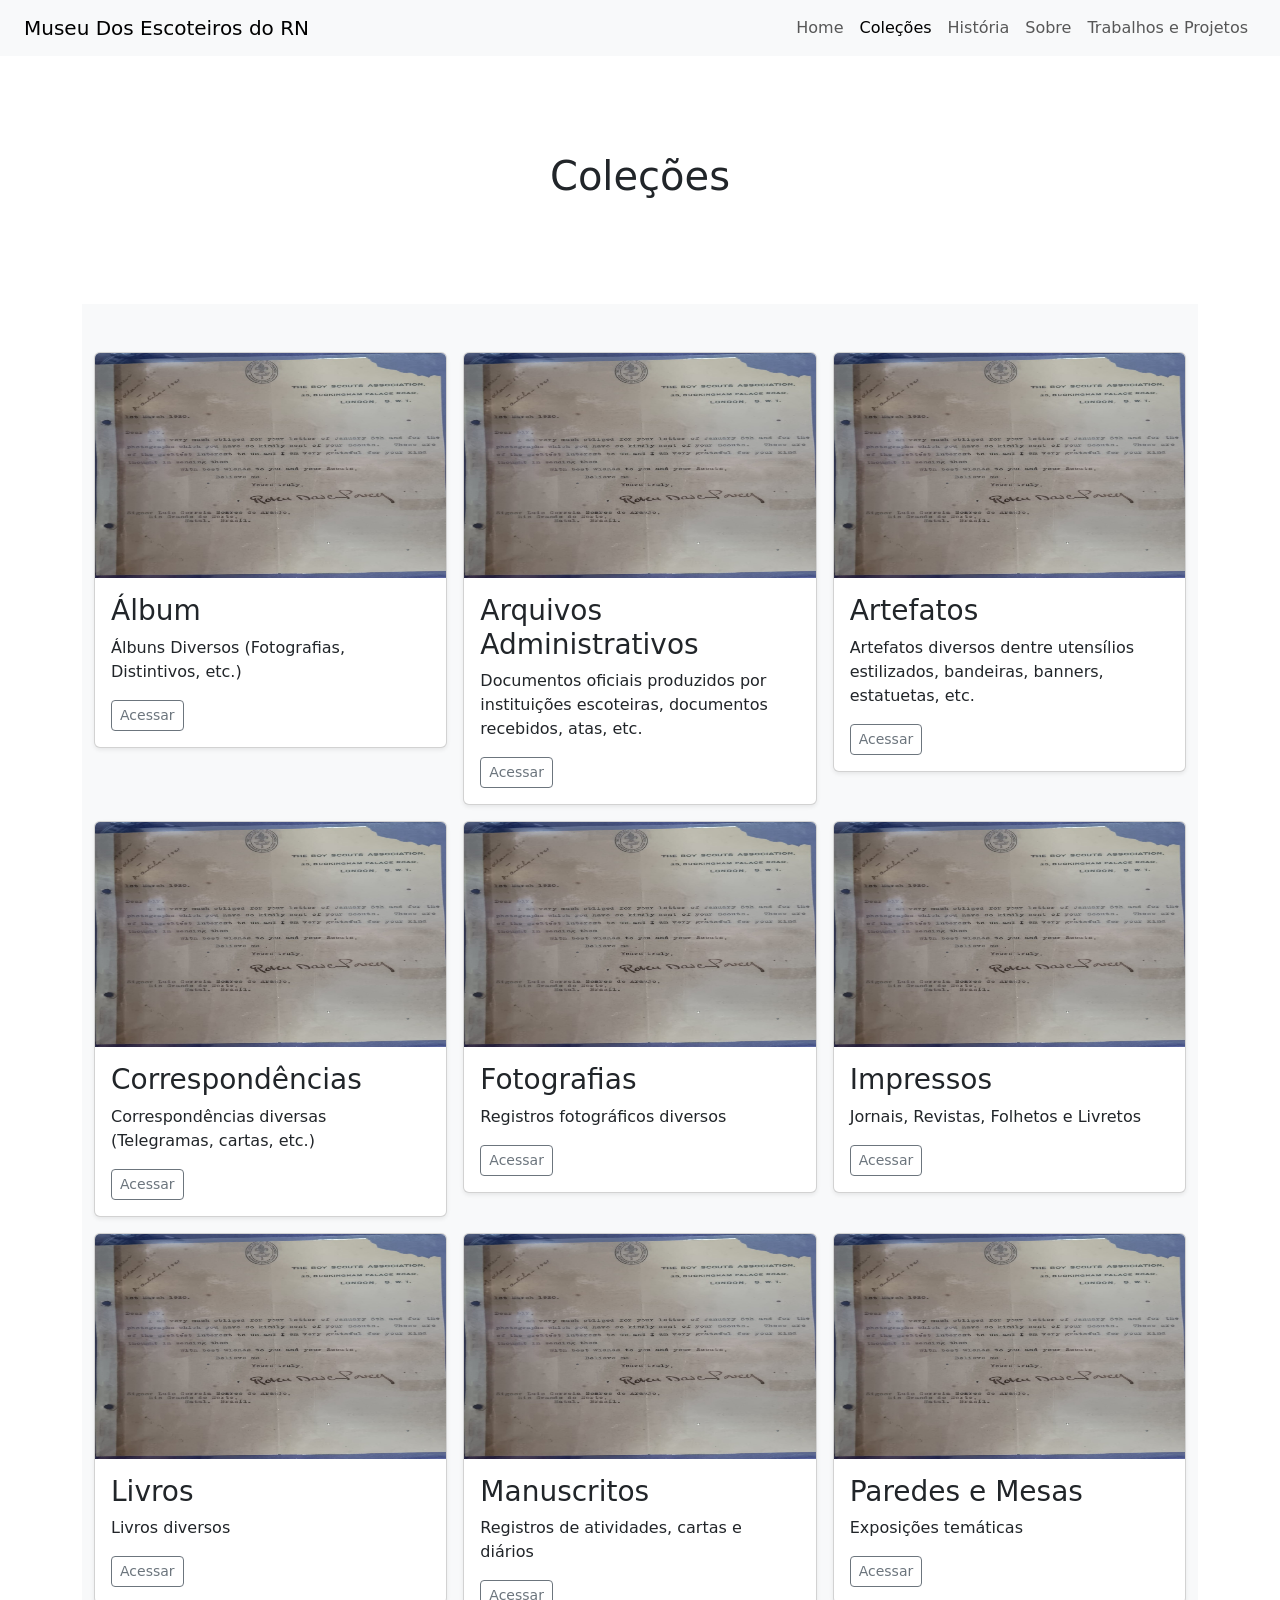
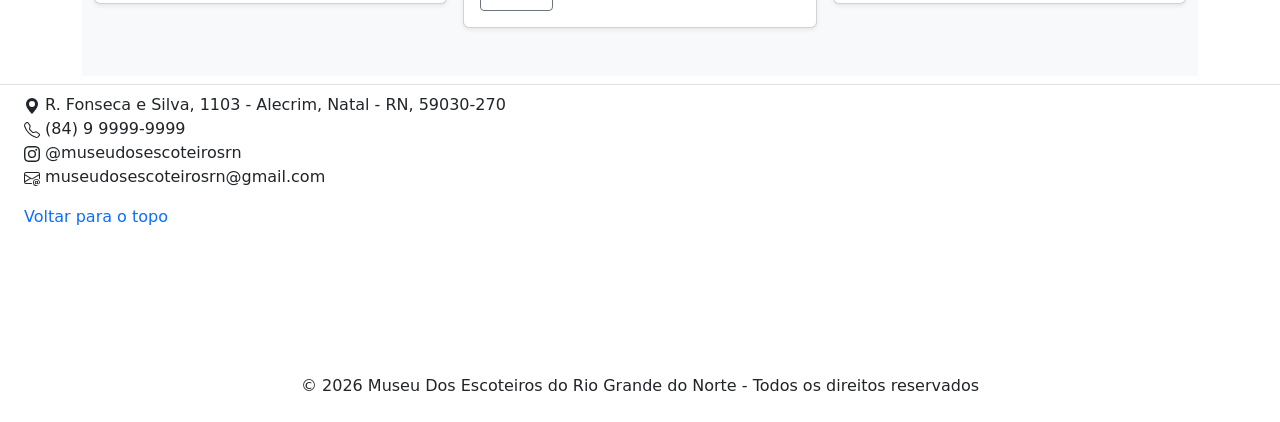
<file: pages/colecoes.html>
<!DOCTYPE html>
<html lang="pt-br">
<head>
    <meta charset="UTF-8">
    <meta name="viewport" content="width=device-width, initial-scale=1.0">
    <title>Coleções</title>
    <link href="https://cdn.jsdelivr.net/npm/bootstrap@5.3.8/dist/css/bootstrap.min.css" rel="stylesheet" integrity="sha384-sRIl4kxILFvY47J16cr9ZwB07vP4J8+LH7qKQnuqkuIAvNWLzeN8tE5YBujZqJLB" crossorigin="anonymous">
    <link rel="stylesheet" href="../static/style.css">
</head>

<body>
    <nav class="navbar navbar-expand-lg bg-body-tertiary sticky-top">
        <div class="container-fluid justify-content-lg-between px-4">
            <a class="navbar-brand d-flex align-items-center link-body-emphasis text-decoration-none" href="../index.html">Museu Dos Escoteiros do RN</a>
            <button class="navbar-toggler" type="button" data-bs-toggle="collapse" data-bs-target="#navbarNavDropdown" aria-controls="navbarNavDropdown" aria-expanded="false" aria-label="Toggle navigation">
            <span class="navbar-toggler-icon"></span>
            </button>
            <div class="collapse navbar-collapse" id="navbarNavDropdown">
                <ul class="navbar-nav ms-auto">
                    <li class="nav-item">
                        <a class="nav-link" href="../index.html">Home</a>
                    </li>
                    <li class="nav-item">
                        <a class="nav-link active" aria-current="page" href="colecoes.html">Coleções</a>
                    </li>
                    <li class="nav-item">
                        <a class="nav-link" href="historia.html">História</a>
                    </li>
                    <li class="nav-item">
                        <a class="nav-link" href="sobre.html">Sobre</a>
                    </li>
                    <li class="nav-item">
                        <a class="nav-link" href="projetos.html">Trabalhos e Projetos</a>
                    </li>                    
                    <li class="nav-item dropdown">
                </ul>
            </div>
        </div>
    </nav>

    <div class="container"> 
        <div class="py-5 text-center container"> 
            <div class="row py-lg-5"> 
                <div class="col-lg-6 col-md-8 mx-auto"> 
                    <h1 class="fw-light">Coleções</h1> 
                </div> 
            </div> 
        </div> 
        <div class="album py-5 bg-body-tertiary"> 
            <div class="container"> 
                <div class="row row-cols-1 row-cols-sm-2 row-cols-md-3 g-3"> 
                    <div class="col"> 
                        <div class="card shadow-sm"> 
                            <img src="../static/img/img-teste-thumb.jpg" alt="" class="bd-placeholder-img card-img-top" height="225">
                                <div class="card-body">
                                    <h3 class="card-title">Álbum</h3>
                                    <p class="card-text">Álbuns Diversos (Fotografias, Distintivos, etc.)</p> 
                                    <div class="btn-group"> 
                                            <button type="button" class="btn btn-sm btn-outline-secondary">Acessar</button> 
                                    </div>                                                                               
                                </div>                                         
                        </div> 
                    </div> 

                    <div class="col"> 
                        <div class="card shadow-sm"> 
                            <img src="../static/img/img-teste-thumb.jpg" alt="" class="bd-placeholder-img card-img-top" height="225">
                                <div class="card-body">
                                    <h3 class="card-title">Arquivos Administrativos</h3>
                                    <p class="card-text">Documentos oficiais produzidos por instituições escoteiras, documentos recebidos, atas, etc.</p> 
                                    <div class="btn-group"> 
                                            <button type="button" class="btn btn-sm btn-outline-secondary">Acessar</button> 
                                    </div>                                                                               
                                </div>                                         
                        </div> 
                    </div> 

                    <div class="col"> 
                        <div class="card shadow-sm"> 
                            <img src="../static/img/img-teste-thumb.jpg" alt="" class="bd-placeholder-img card-img-top" height="225">
                                <div class="card-body">
                                    <h3 class="card-title">Artefatos</h3>
                                    <p class="card-text">Artefatos diversos dentre utensílios estilizados, bandeiras, banners, estatuetas, etc.</p> 
                                    <div class="btn-group"> 
                                            <button type="button" class="btn btn-sm btn-outline-secondary">Acessar</button> 
                                    </div>                                                                               
                                </div>                                         
                        </div> 
                    </div>                

                    <div class="col"> 
                        <div class="card shadow-sm"> 
                            <img src="../static/img/img-teste-thumb.jpg" alt="" class="bd-placeholder-img card-img-top" height="225">
                                <div class="card-body">
                                    <h3 class="card-title">Correspondências</h3>
                                    <p class="card-text">Correspondências diversas (Telegramas, cartas, etc.)</p> 
                                    <div class="btn-group"> 
                                            <button type="button" class="btn btn-sm btn-outline-secondary">Acessar</button> 
                                    </div>                                                                               
                                </div>                                         
                        </div> 
                    </div> 
                
                    <div class="col"> 
                        <div class="card shadow-sm"> 
                            <img src="../static/img/img-teste-thumb.jpg" alt="" class="bd-placeholder-img card-img-top" height="225">
                                <div class="card-body">
                                    <h3 class="card-title">Fotografias</h3>
                                    <p class="card-text">Registros fotográficos diversos</p> 
                                    <div class="btn-group"> 
                                            <button type="button" class="btn btn-sm btn-outline-secondary">Acessar</button> 
                                    </div>                                                                               
                                </div>                                         
                        </div> 
                    </div> 

                    <div class="col"> 
                        <div class="card shadow-sm"> 
                            <img src="../static/img/img-teste-thumb.jpg" alt="" class="bd-placeholder-img card-img-top" height="225">
                                <div class="card-body">
                                    <h3 class="card-title">Impressos</h3>
                                    <p class="card-text">Jornais, Revistas, Folhetos e Livretos</p> 
                                    <div class="btn-group"> 
                                            <button type="button" class="btn btn-sm btn-outline-secondary">Acessar</button> 
                                    </div>                                                                               
                                </div>                                         
                        </div> 
                    </div> 

                    <div class="col"> 
                        <div class="card shadow-sm"> 
                            <img src="../static/img/img-teste-thumb.jpg" alt="" class="bd-placeholder-img card-img-top" height="225">
                                <div class="card-body">
                                    <h3 class="card-title">Livros</h3>
                                    <p class="card-text">Livros diversos</p> 
                                    <div class="btn-group"> 
                                            <button type="button" class="btn btn-sm btn-outline-secondary">Acessar</button> 
                                    </div>                                                                               
                                </div>                                         
                        </div> 
                    </div> 

                    <div class="col"> 
                        <div class="card shadow-sm"> 
                            <img src="../static/img/img-teste-thumb.jpg" alt="" class="bd-placeholder-img card-img-top" height="225">
                                <div class="card-body">
                                    <h3 class="card-title">Manuscritos</h3>
                                    <p class="card-text">Registros de atividades, cartas e diários</p> 
                                    <div class="btn-group"> 
                                            <button type="button" class="btn btn-sm btn-outline-secondary">Acessar</button> 
                                    </div>                                                                               
                                </div>                                         
                        </div> 
                    </div> 

                    <div class="col"> 
                        <div class="card shadow-sm"> 
                            <img src="../static/img/img-teste-thumb.jpg" alt="" class="bd-placeholder-img card-img-top" height="225">
                                <div class="card-body">
                                    <h3 class="card-title">Paredes e Mesas</h3>
                                    <p class="card-text">Exposições temáticas</p> 
                                    <div class="btn-group"> 
                                            <button type="button" class="btn btn-sm btn-outline-secondary">Acessar</button> 
                                    </div>                                                                               
                                </div>                                         
                        </div> 
                    </div> 

                </div> 
            </div>
        </div> 

    </div> 

<footer class="py-2 border-top mt-2">
        <div class="container-fluid px-4"> 
            <div class="row g-4">
                <div class="col-12 col-lg-6">
                    <ul class="list-unstyled me-3">
                        <li><svg xmlns="http://www.w3.org/2000/svg" width="16" height="16" fill="currentColor" class="bi bi-geo-alt-fill" viewBox="0 0 16 16">
                                    <path d="M8 16s6-5.686 6-10A6 6 0 0 0 2 6c0 4.314 6 10 6 10m0-7a3 3 0 1 1 0-6 3 3 0 0 1 0 6"/>
                                    </svg> R. Fonseca e Silva, 1103 - Alecrim, Natal - RN, 59030-270</li>
                        <li><svg xmlns="http://www.w3.org/2000/svg" width="16" height="16" fill="currentColor" class="bi bi-telephone" viewBox="0 0 16 16">
                            <path d="M3.654 1.328a.678.678 0 0 0-1.015-.063L1.605 2.3c-.483.484-.661 1.169-.45 1.77a17.6 17.6 0 0 0 4.168 6.608 17.6 17.6 0 0 0 6.608 4.168c.601.211 1.286.033 1.77-.45l1.034-1.034a.678.678 0 0 0-.063-1.015l-2.307-1.794a.68.68 0 0 0-.58-.122l-2.19.547a1.75 1.75 0 0 1-1.657-.459L5.482 8.062a1.75 1.75 0 0 1-.46-1.657l.548-2.19a.68.68 0 0 0-.122-.58zM1.884.511a1.745 1.745 0 0 1 2.612.163L6.29 2.98c.329.423.445.974.315 1.494l-.547 2.19a.68.68 0 0 0 .178.643l2.457 2.457a.68.68 0 0 0 .644.178l2.189-.547a1.75 1.75 0 0 1 1.494.315l2.306 1.794c.829.645.905 1.87.163 2.611l-1.034 1.034c-.74.74-1.846 1.065-2.877.702a18.6 18.6 0 0 1-7.01-4.42 18.6 18.6 0 0 1-4.42-7.009c-.362-1.03-.037-2.137.703-2.877z"/>
                            </svg> (84) 9 9999-9999</li>
                        <li><svg xmlns="http://www.w3.org/2000/svg" width="16" height="16" fill="currentColor" class="bi bi-instagram" viewBox="0 0 16 16">
                        <path d="M8 0C5.829 0 5.556.01 4.703.048 3.85.088 3.269.222 2.76.42a3.9 3.9 0 0 0-1.417.923A3.9 3.9 0 0 0 .42 2.76C.222 3.268.087 3.85.048 4.7.01 5.555 0 5.827 0 8.001c0 2.172.01 2.444.048 3.297.04.852.174 1.433.372 1.942.205.526.478.972.923 1.417.444.445.89.719 1.416.923.51.198 1.09.333 1.942.372C5.555 15.99 5.827 16 8 16s2.444-.01 3.298-.048c.851-.04 1.434-.174 1.943-.372a3.9 3.9 0 0 0 1.416-.923c.445-.445.718-.891.923-1.417.197-.509.332-1.09.372-1.942C15.99 10.445 16 10.173 16 8s-.01-2.445-.048-3.299c-.04-.851-.175-1.433-.372-1.941a3.9 3.9 0 0 0-.923-1.417A3.9 3.9 0 0 0 13.24.42c-.51-.198-1.092-.333-1.943-.372C10.443.01 10.172 0 7.998 0zm-.717 1.442h.718c2.136 0 2.389.007 3.232.046.78.035 1.204.166 1.486.275.373.145.64.319.92.599s.453.546.598.92c.11.281.24.705.275 1.485.039.843.047 1.096.047 3.231s-.008 2.389-.047 3.232c-.035.78-.166 1.203-.275 1.485a2.5 2.5 0 0 1-.599.919c-.28.28-.546.453-.92.598-.28.11-.704.24-1.485.276-.843.038-1.096.047-3.232.047s-2.39-.009-3.233-.047c-.78-.036-1.203-.166-1.485-.276a2.5 2.5 0 0 1-.92-.598 2.5 2.5 0 0 1-.6-.92c-.109-.281-.24-.705-.275-1.485-.038-.843-.046-1.096-.046-3.233s.008-2.388.046-3.231c.036-.78.166-1.204.276-1.486.145-.373.319-.64.599-.92s.546-.453.92-.598c.282-.11.705-.24 1.485-.276.738-.034 1.024-.044 2.515-.045zm4.988 1.328a.96.96 0 1 0 0 1.92.96.96 0 0 0 0-1.92m-4.27 1.122a4.109 4.109 0 1 0 0 8.217 4.109 4.109 0 0 0 0-8.217m0 1.441a2.667 2.667 0 1 1 0 5.334 2.667 2.667 0 0 1 0-5.334"/>
                        </svg> @museudosescoteirosrn</li>
                        <li><svg xmlns="http://www.w3.org/2000/svg" width="16" height="16" fill="currentColor" class="bi bi-envelope-at" viewBox="0 0 16 16">
                            <path d="M2 2a2 2 0 0 0-2 2v8.01A2 2 0 0 0 2 14h5.5a.5.5 0 0 0 0-1H2a1 1 0 0 1-.966-.741l5.64-3.471L8 9.583l7-4.2V8.5a.5.5 0 0 0 1 0V4a2 2 0 0 0-2-2zm3.708 6.208L1 11.105V5.383zM1 4.217V4a1 1 0 0 1 1-1h12a1 1 0 0 1 1 1v.217l-7 4.2z"/>
                            <path d="M14.247 14.269c1.01 0 1.587-.857 1.587-2.025v-.21C15.834 10.43 14.64 9 12.52 9h-.035C10.42 9 9 10.36 9 12.432v.214C9 14.82 10.438 16 12.358 16h.044c.594 0 1.018-.074 1.237-.175v-.73c-.245.11-.673.18-1.18.18h-.044c-1.334 0-2.571-.788-2.571-2.655v-.157c0-1.657 1.058-2.724 2.64-2.724h.04c1.535 0 2.484 1.05 2.484 2.326v.118c0 .975-.324 1.39-.639 1.39-.232 0-.41-.148-.41-.42v-2.19h-.906v.569h-.03c-.084-.298-.368-.63-.954-.63-.778 0-1.259.555-1.259 1.4v.528c0 .892.49 1.434 1.26 1.434.471 0 .896-.227 1.014-.643h.043c.118.42.617.648 1.12.648m-2.453-1.588v-.227c0-.546.227-.791.573-.791.297 0 .572.192.572.708v.367c0 .573-.253.744-.564.744-.354 0-.581-.215-.581-.8Z"/>
                            </svg> museudosescoteirosrn@gmail.com</li>
                
                    </ul>

                    <div class="mt-auto">
                        <a href="#" class="text-decoration-none">Voltar para o topo</a>  
                    </div>
                
                </div>
                <div class="col-12 col-lg-6">
                    <iframe src="https://www.google.com/maps/embed?pb=!1m18!1m12!1m3!1d3592.136515976844!2d-35.21712052547436!3d-5.793347857160508!2m3!1f0!2f0!3f0!3m2!1i1024!2i768!4f13.1!3m3!1m2!1s0x7b300099852cf03%3A0x9fcd4b436639ab77!2sInstituto%20Padre%20Miguelinho!5e1!3m2!1spt-BR!2sbr!4v1785613332245!5m2!1spt-BR!2sbr" width="100%" height="250" style="border:0;" allowfullscreen="" loading="lazy" referrerpolicy="strict-origin-when-cross-origin"></iframe>
                </div>
            </div>
            
        </div>

        <div class="d-flex justify-content-center pt-4">
            <p class="text-center mb-0-
            ">© 2026 Museu Dos Escoteiros do Rio Grande do Norte - Todos os direitos reservados</p>
        </div>
    </footer>
   
    <script src="https://cdn.jsdelivr.net/npm/bootstrap@5.3.8/dist/js/bootstrap.bundle.min.js" integrity="sha384-FKyoEForCGlyvwx9Hj09JcYn3nv7wiPVlz7YYwJrWVcXK/BmnVDxM+D2scQbITxI" crossorigin="anonymous"></script>

</body>
</html>
</file>
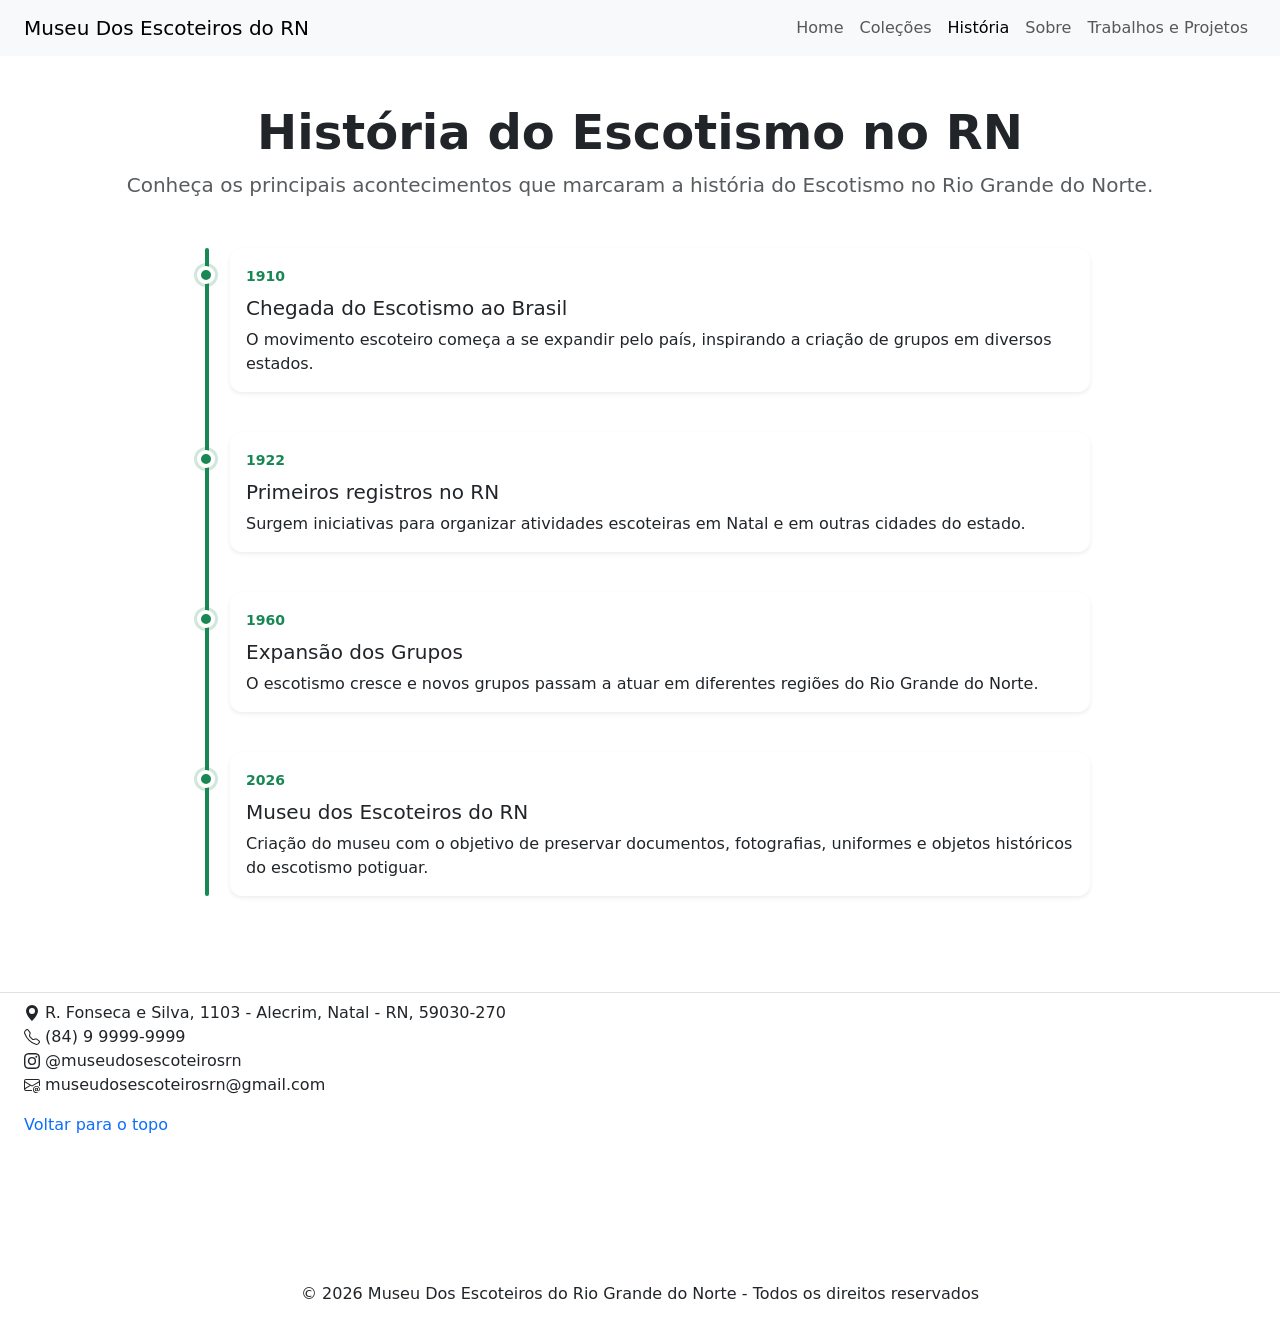
<file: pages/historia.html>
<!DOCTYPE html>
<html lang="pt-br">
<head>
    <meta charset="UTF-8">
    <meta name="viewport" content="width=device-width, initial-scale=1.0">
    <title>História</title>
    <link href="https://cdn.jsdelivr.net/npm/bootstrap@5.3.8/dist/css/bootstrap.min.css" rel="stylesheet" integrity="sha384-sRIl4kxILFvY47J16cr9ZwB07vP4J8+LH7qKQnuqkuIAvNWLzeN8tE5YBujZqJLB" crossorigin="anonymous">
    <link rel="stylesheet" href="../static/style.css">
</head>

<body>
    <nav class="navbar navbar-expand-lg bg-body-tertiary sticky-top">
        <div class="container-fluid justify-content-lg-between px-4">
            <a class="navbar-brand d-flex align-items-center link-body-emphasis text-decoration-none" href="../index.html">Museu Dos Escoteiros do RN</a>
            <button class="navbar-toggler" type="button" data-bs-toggle="collapse" data-bs-target="#navbarNavDropdown" aria-controls="navbarNavDropdown" aria-expanded="false" aria-label="Toggle navigation">
            <span class="navbar-toggler-icon"></span>
            </button>
            <div class="collapse navbar-collapse" id="navbarNavDropdown">
                <ul class="navbar-nav ms-auto">
                    <li class="nav-item">
                        <a class="nav-link" href="../index.html">Home</a>
                    </li>
                    <li class="nav-item">
                        <a class="nav-link" href="colecoes.html">Coleções</a>
                    </li>
                    <li class="nav-item">
                        <a class="nav-link active"  aria-current="page" href="historia.html">História</a>
                    </li>
                    <li class="nav-item">
                        <a class="nav-link" href="sobre.html">Sobre</a>
                    </li>
                    <li class="nav-item">
                        <a class="nav-link" href="projetos.html">Trabalhos e Projetos</a>
                    </li>
                    <li class="nav-item dropdown">
                </ul>
            </div>
        </div>
    </nav>

    <main class="container py-5">

        <div class="text-center mb-5">
            <h1 class="display-5 fw-bold">História do Escotismo no RN</h1>
            <p class="lead text-muted">
                Conheça os principais acontecimentos que marcaram a história do
                Escotismo no Rio Grande do Norte.
            </p>
        </div>

        <div class="timeline">

            <div class="timeline-item">
                <div class="timeline-dot"></div>

                <div class="card shadow-sm border-0">
                    <div class="card-body">
                        <small class="text-success fw-bold">1910</small>
                        <h5 class="card-title mt-2">Chegada do Escotismo ao Brasil</h5>
                        <p class="card-text">
                            O movimento escoteiro começa a se expandir pelo país,
                            inspirando a criação de grupos em diversos estados.
                        </p>
                    </div>
                </div>
            </div>

            <div class="timeline-item">
                <div class="timeline-dot"></div>

                <div class="card shadow-sm border-0">
                    <div class="card-body">
                        <small class="text-success fw-bold">1922</small>
                        <h5 class="card-title mt-2">Primeiros registros no RN</h5>
                        <p class="card-text">
                            Surgem iniciativas para organizar atividades escoteiras
                            em Natal e em outras cidades do estado.
                        </p>
                    </div>
                </div>
            </div>

            <div class="timeline-item">
                <div class="timeline-dot"></div>

                <div class="card shadow-sm border-0">
                    <div class="card-body">
                        <small class="text-success fw-bold">1960</small>
                        <h5 class="card-title mt-2">Expansão dos Grupos</h5>
                        <p class="card-text">
                            O escotismo cresce e novos grupos passam a atuar em
                            diferentes regiões do Rio Grande do Norte.
                        </p>
                    </div>
                </div>
            </div>

            <div class="timeline-item">
                <div class="timeline-dot"></div>

                <div class="card shadow-sm border-0">
                    <div class="card-body">
                        <small class="text-success fw-bold">2026</small>
                        <h5 class="card-title mt-2">Museu dos Escoteiros do RN</h5>
                        <p class="card-text">
                            Criação do museu com o objetivo de preservar documentos,
                            fotografias, uniformes e objetos históricos do
                            escotismo potiguar.
                        </p>
                    </div>
                </div>
            </div>

        </div>

    </main>

<footer class="py-2 border-top mt-2">
        <div class="container-fluid px-4"> 
            <div class="row g-4">
                <div class="col-12 col-lg-6">
                    <ul class="list-unstyled me-3">
                        <li><svg xmlns="http://www.w3.org/2000/svg" width="16" height="16" fill="currentColor" class="bi bi-geo-alt-fill" viewBox="0 0 16 16">
                                    <path d="M8 16s6-5.686 6-10A6 6 0 0 0 2 6c0 4.314 6 10 6 10m0-7a3 3 0 1 1 0-6 3 3 0 0 1 0 6"/>
                                    </svg> R. Fonseca e Silva, 1103 - Alecrim, Natal - RN, 59030-270</li>
                        <li><svg xmlns="http://www.w3.org/2000/svg" width="16" height="16" fill="currentColor" class="bi bi-telephone" viewBox="0 0 16 16">
                            <path d="M3.654 1.328a.678.678 0 0 0-1.015-.063L1.605 2.3c-.483.484-.661 1.169-.45 1.77a17.6 17.6 0 0 0 4.168 6.608 17.6 17.6 0 0 0 6.608 4.168c.601.211 1.286.033 1.77-.45l1.034-1.034a.678.678 0 0 0-.063-1.015l-2.307-1.794a.68.68 0 0 0-.58-.122l-2.19.547a1.75 1.75 0 0 1-1.657-.459L5.482 8.062a1.75 1.75 0 0 1-.46-1.657l.548-2.19a.68.68 0 0 0-.122-.58zM1.884.511a1.745 1.745 0 0 1 2.612.163L6.29 2.98c.329.423.445.974.315 1.494l-.547 2.19a.68.68 0 0 0 .178.643l2.457 2.457a.68.68 0 0 0 .644.178l2.189-.547a1.75 1.75 0 0 1 1.494.315l2.306 1.794c.829.645.905 1.87.163 2.611l-1.034 1.034c-.74.74-1.846 1.065-2.877.702a18.6 18.6 0 0 1-7.01-4.42 18.6 18.6 0 0 1-4.42-7.009c-.362-1.03-.037-2.137.703-2.877z"/>
                            </svg> (84) 9 9999-9999</li>
                        <li><svg xmlns="http://www.w3.org/2000/svg" width="16" height="16" fill="currentColor" class="bi bi-instagram" viewBox="0 0 16 16">
                        <path d="M8 0C5.829 0 5.556.01 4.703.048 3.85.088 3.269.222 2.76.42a3.9 3.9 0 0 0-1.417.923A3.9 3.9 0 0 0 .42 2.76C.222 3.268.087 3.85.048 4.7.01 5.555 0 5.827 0 8.001c0 2.172.01 2.444.048 3.297.04.852.174 1.433.372 1.942.205.526.478.972.923 1.417.444.445.89.719 1.416.923.51.198 1.09.333 1.942.372C5.555 15.99 5.827 16 8 16s2.444-.01 3.298-.048c.851-.04 1.434-.174 1.943-.372a3.9 3.9 0 0 0 1.416-.923c.445-.445.718-.891.923-1.417.197-.509.332-1.09.372-1.942C15.99 10.445 16 10.173 16 8s-.01-2.445-.048-3.299c-.04-.851-.175-1.433-.372-1.941a3.9 3.9 0 0 0-.923-1.417A3.9 3.9 0 0 0 13.24.42c-.51-.198-1.092-.333-1.943-.372C10.443.01 10.172 0 7.998 0zm-.717 1.442h.718c2.136 0 2.389.007 3.232.046.78.035 1.204.166 1.486.275.373.145.64.319.92.599s.453.546.598.92c.11.281.24.705.275 1.485.039.843.047 1.096.047 3.231s-.008 2.389-.047 3.232c-.035.78-.166 1.203-.275 1.485a2.5 2.5 0 0 1-.599.919c-.28.28-.546.453-.92.598-.28.11-.704.24-1.485.276-.843.038-1.096.047-3.232.047s-2.39-.009-3.233-.047c-.78-.036-1.203-.166-1.485-.276a2.5 2.5 0 0 1-.92-.598 2.5 2.5 0 0 1-.6-.92c-.109-.281-.24-.705-.275-1.485-.038-.843-.046-1.096-.046-3.233s.008-2.388.046-3.231c.036-.78.166-1.204.276-1.486.145-.373.319-.64.599-.92s.546-.453.92-.598c.282-.11.705-.24 1.485-.276.738-.034 1.024-.044 2.515-.045zm4.988 1.328a.96.96 0 1 0 0 1.92.96.96 0 0 0 0-1.92m-4.27 1.122a4.109 4.109 0 1 0 0 8.217 4.109 4.109 0 0 0 0-8.217m0 1.441a2.667 2.667 0 1 1 0 5.334 2.667 2.667 0 0 1 0-5.334"/>
                        </svg> @museudosescoteirosrn</li>
                        <li><svg xmlns="http://www.w3.org/2000/svg" width="16" height="16" fill="currentColor" class="bi bi-envelope-at" viewBox="0 0 16 16">
                            <path d="M2 2a2 2 0 0 0-2 2v8.01A2 2 0 0 0 2 14h5.5a.5.5 0 0 0 0-1H2a1 1 0 0 1-.966-.741l5.64-3.471L8 9.583l7-4.2V8.5a.5.5 0 0 0 1 0V4a2 2 0 0 0-2-2zm3.708 6.208L1 11.105V5.383zM1 4.217V4a1 1 0 0 1 1-1h12a1 1 0 0 1 1 1v.217l-7 4.2z"/>
                            <path d="M14.247 14.269c1.01 0 1.587-.857 1.587-2.025v-.21C15.834 10.43 14.64 9 12.52 9h-.035C10.42 9 9 10.36 9 12.432v.214C9 14.82 10.438 16 12.358 16h.044c.594 0 1.018-.074 1.237-.175v-.73c-.245.11-.673.18-1.18.18h-.044c-1.334 0-2.571-.788-2.571-2.655v-.157c0-1.657 1.058-2.724 2.64-2.724h.04c1.535 0 2.484 1.05 2.484 2.326v.118c0 .975-.324 1.39-.639 1.39-.232 0-.41-.148-.41-.42v-2.19h-.906v.569h-.03c-.084-.298-.368-.63-.954-.63-.778 0-1.259.555-1.259 1.4v.528c0 .892.49 1.434 1.26 1.434.471 0 .896-.227 1.014-.643h.043c.118.42.617.648 1.12.648m-2.453-1.588v-.227c0-.546.227-.791.573-.791.297 0 .572.192.572.708v.367c0 .573-.253.744-.564.744-.354 0-.581-.215-.581-.8Z"/>
                            </svg> museudosescoteirosrn@gmail.com</li>
                
                    </ul>

                    <div class="mt-auto">
                        <a href="#" class="text-decoration-none">Voltar para o topo</a>  
                    </div>
                
                </div>
                <div class="col-12 col-lg-6">
                    <iframe src="https://www.google.com/maps/embed?pb=!1m18!1m12!1m3!1d3592.136515976844!2d-35.21712052547436!3d-5.793347857160508!2m3!1f0!2f0!3f0!3m2!1i1024!2i768!4f13.1!3m3!1m2!1s0x7b300099852cf03%3A0x9fcd4b436639ab77!2sInstituto%20Padre%20Miguelinho!5e1!3m2!1spt-BR!2sbr!4v1785613332245!5m2!1spt-BR!2sbr" width="100%" height="250" style="border:0;" allowfullscreen="" loading="lazy" referrerpolicy="strict-origin-when-cross-origin"></iframe>
                </div>
            </div>
            
        </div>

        <div class="d-flex justify-content-center pt-4">
            <p class="text-center mb-0-
            ">© 2026 Museu Dos Escoteiros do Rio Grande do Norte - Todos os direitos reservados</p>
        </div>
    </footer>
    
    <script src="https://cdn.jsdelivr.net/npm/bootstrap@5.3.8/dist/js/bootstrap.bundle.min.js" integrity="sha384-FKyoEForCGlyvwx9Hj09JcYn3nv7wiPVlz7YYwJrWVcXK/BmnVDxM+D2scQbITxI" crossorigin="anonymous"></script>

</body>
</html>
</file>
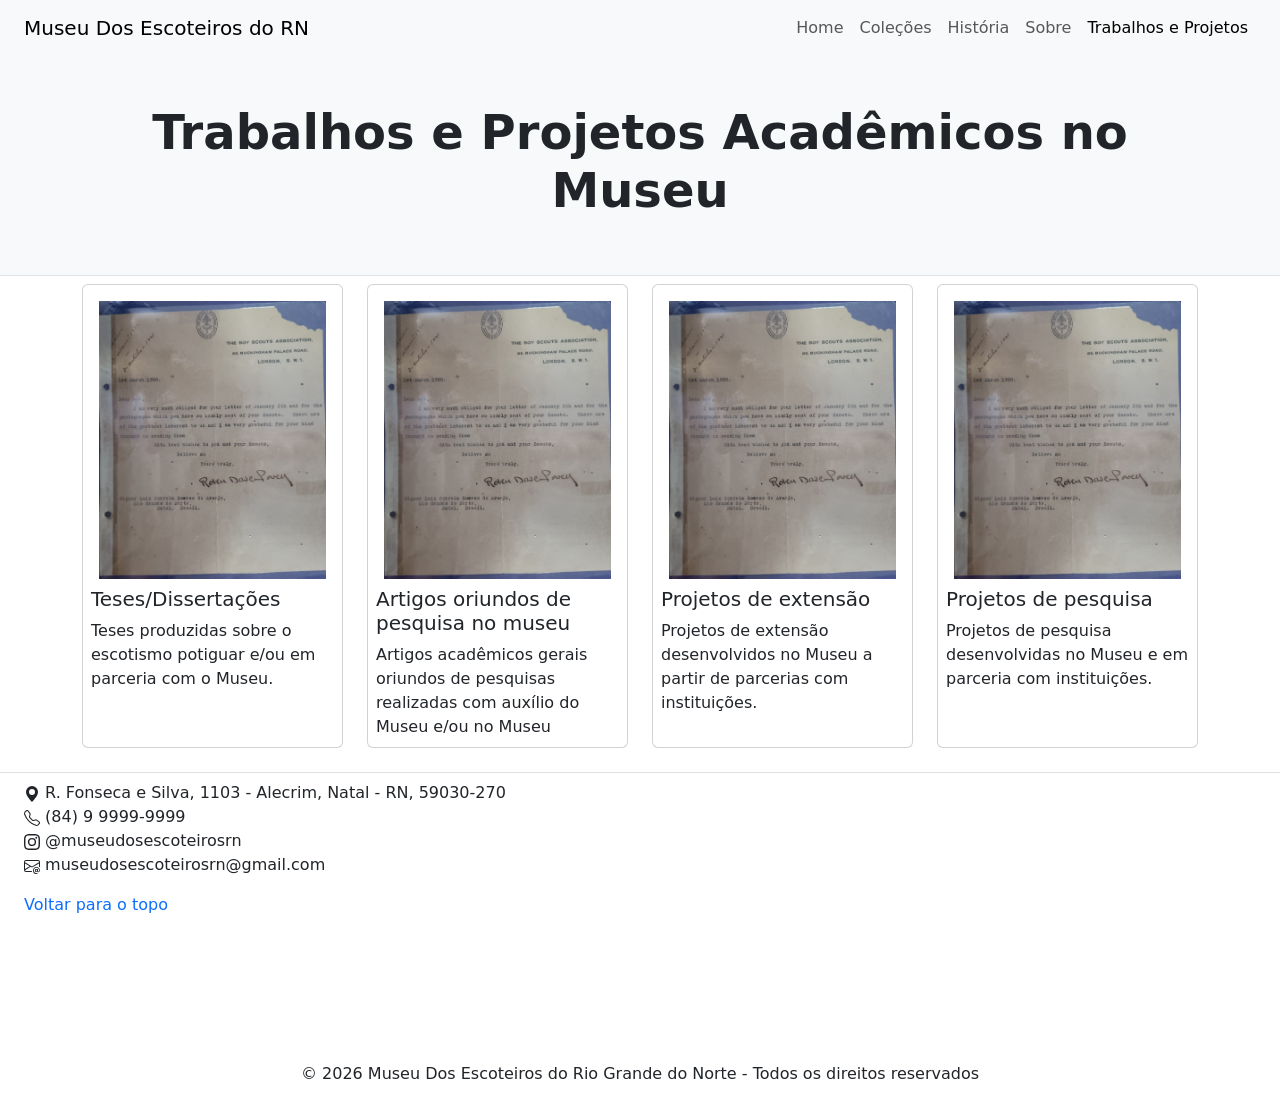
<file: pages/projetos.html>
<!DOCTYPE html>
<html lang="pt-br">
<head>
    <meta charset="UTF-8">
    <meta name="viewport" content="width=device-width, initial-scale=1.0">
    <title>Trabalhos e Projetos Acadêmicos</title>
    <link href="https://cdn.jsdelivr.net/npm/bootstrap@5.3.8/dist/css/bootstrap.min.css" rel="stylesheet" integrity="sha384-sRIl4kxILFvY47J16cr9ZwB07vP4J8+LH7qKQnuqkuIAvNWLzeN8tE5YBujZqJLB" crossorigin="anonymous">
    <link rel="stylesheet" href="../static/style.css">
</head>

<body>
    <nav class="navbar navbar-expand-lg bg-body-tertiary sticky-top">
        <div class="container-fluid justify-content-lg-between px-4">
            <a class="navbar-brand d-flex align-items-center link-body-emphasis text-decoration-none" href="../index.html">Museu Dos Escoteiros do RN</a>
            <button class="navbar-toggler" type="button" data-bs-toggle="collapse" data-bs-target="#navbarNavDropdown" aria-controls="navbarNavDropdown" aria-expanded="false" aria-label="Toggle navigation">
            <span class="navbar-toggler-icon"></span>
            </button>
            <div class="collapse navbar-collapse" id="navbarNavDropdown">
                <ul class="navbar-nav ms-auto">
                    <li class="nav-item">
                        <a class="nav-link" href="../index.html">Home</a>
                    </li>
                    <li class="nav-item">
                        <a class="nav-link" href="colecoes.html">Coleções</a>
                    </li>
                    <li class="nav-item">
                        <a class="nav-link"  aria-current="page" href="historia.html">História</a>
                    </li>
                    <li class="nav-item">
                        <a class="nav-link" href="sobre.html">Sobre</a>
                    </li>
                    <li class="nav-item">
                        <a class="nav-link  active" href="projetos.html">Trabalhos e Projetos</a>
                    </li>
                    <li class="nav-item dropdown">
                </ul>
            </div>
        </div>
    </nav>
    <main>
        <section class="py-5 bg-light border-bottom">
            <div class="container text-center">
                <h1 class="display-5 fw-bold">Trabalhos e Projetos Acadêmicos no Museu</h1>
        </section>

    <div class="container mb-4 mt-2">
        <div class="row g-4 justify-content-center">
            
            <div class="col-12 col-md-6 col-lg-3">
                <div class="card h-100 p-2">
                    <img src="../static/img/img-teste-thumb.jpg" class="card-img-top p-2" alt="...">
                    <h5 class="card-title">Teses/Dissertações</h5>
                    <p class="card-text">Teses produzidas sobre o escotismo potiguar e/ou em parceria com o Museu.</p>
                </div>
            </div>
        
            <div class="col-12 col-md-6 col-lg-3">
                <div class="card h-100 p-2">
                    <img src="../static/img/img-teste-thumb.jpg" class="card-img-top p-2" alt="...">
                    <h5 class="card-title">Artigos oriundos de pesquisa no museu</h5>
                    <p class="card-text">Artigos acadêmicos gerais oriundos de pesquisas realizadas com auxílio do Museu e/ou no Museu</p>
                </div>
            </div>

            <div class="col-12 col-md-6 col-lg-3">
                <div class="card h-100 p-2">
                    <img src="../static/img/img-teste-thumb.jpg" class="card-img-top p-2" alt="...">
                    <h5 class="card-title">Projetos de extensão</h5>
                    <p class="card-text">Projetos de extensão desenvolvidos no Museu a partir de parcerias com instituições.</p>
                </div>
            </div>
            <div class="col-12 col-md-6 col-lg-3">
                <div class="card h-100 p-2">
                    <img src="../static/img/img-teste-thumb.jpg" class="card-img-top p-2" alt="...">
                    <h5 class="card-title">Projetos de pesquisa</h5>
                    <p class="card-text">Projetos de pesquisa desenvolvidas no Museu e em parceria com instituições.</p>
                </div>
            </div>
                    
        </div>
    </div>
    </main>

 <footer class="py-2 border-top mt-2">
        <div class="container-fluid px-4"> 
            <div class="row g-4">
                <div class="col-12 col-lg-6">
                    <ul class="list-unstyled me-3">
                        <li><svg xmlns="http://www.w3.org/2000/svg" width="16" height="16" fill="currentColor" class="bi bi-geo-alt-fill" viewBox="0 0 16 16">
                                    <path d="M8 16s6-5.686 6-10A6 6 0 0 0 2 6c0 4.314 6 10 6 10m0-7a3 3 0 1 1 0-6 3 3 0 0 1 0 6"/>
                                    </svg> R. Fonseca e Silva, 1103 - Alecrim, Natal - RN, 59030-270</li>
                        <li><svg xmlns="http://www.w3.org/2000/svg" width="16" height="16" fill="currentColor" class="bi bi-telephone" viewBox="0 0 16 16">
                            <path d="M3.654 1.328a.678.678 0 0 0-1.015-.063L1.605 2.3c-.483.484-.661 1.169-.45 1.77a17.6 17.6 0 0 0 4.168 6.608 17.6 17.6 0 0 0 6.608 4.168c.601.211 1.286.033 1.77-.45l1.034-1.034a.678.678 0 0 0-.063-1.015l-2.307-1.794a.68.68 0 0 0-.58-.122l-2.19.547a1.75 1.75 0 0 1-1.657-.459L5.482 8.062a1.75 1.75 0 0 1-.46-1.657l.548-2.19a.68.68 0 0 0-.122-.58zM1.884.511a1.745 1.745 0 0 1 2.612.163L6.29 2.98c.329.423.445.974.315 1.494l-.547 2.19a.68.68 0 0 0 .178.643l2.457 2.457a.68.68 0 0 0 .644.178l2.189-.547a1.75 1.75 0 0 1 1.494.315l2.306 1.794c.829.645.905 1.87.163 2.611l-1.034 1.034c-.74.74-1.846 1.065-2.877.702a18.6 18.6 0 0 1-7.01-4.42 18.6 18.6 0 0 1-4.42-7.009c-.362-1.03-.037-2.137.703-2.877z"/>
                            </svg> (84) 9 9999-9999</li>
                        <li><svg xmlns="http://www.w3.org/2000/svg" width="16" height="16" fill="currentColor" class="bi bi-instagram" viewBox="0 0 16 16">
                        <path d="M8 0C5.829 0 5.556.01 4.703.048 3.85.088 3.269.222 2.76.42a3.9 3.9 0 0 0-1.417.923A3.9 3.9 0 0 0 .42 2.76C.222 3.268.087 3.85.048 4.7.01 5.555 0 5.827 0 8.001c0 2.172.01 2.444.048 3.297.04.852.174 1.433.372 1.942.205.526.478.972.923 1.417.444.445.89.719 1.416.923.51.198 1.09.333 1.942.372C5.555 15.99 5.827 16 8 16s2.444-.01 3.298-.048c.851-.04 1.434-.174 1.943-.372a3.9 3.9 0 0 0 1.416-.923c.445-.445.718-.891.923-1.417.197-.509.332-1.09.372-1.942C15.99 10.445 16 10.173 16 8s-.01-2.445-.048-3.299c-.04-.851-.175-1.433-.372-1.941a3.9 3.9 0 0 0-.923-1.417A3.9 3.9 0 0 0 13.24.42c-.51-.198-1.092-.333-1.943-.372C10.443.01 10.172 0 7.998 0zm-.717 1.442h.718c2.136 0 2.389.007 3.232.046.78.035 1.204.166 1.486.275.373.145.64.319.92.599s.453.546.598.92c.11.281.24.705.275 1.485.039.843.047 1.096.047 3.231s-.008 2.389-.047 3.232c-.035.78-.166 1.203-.275 1.485a2.5 2.5 0 0 1-.599.919c-.28.28-.546.453-.92.598-.28.11-.704.24-1.485.276-.843.038-1.096.047-3.232.047s-2.39-.009-3.233-.047c-.78-.036-1.203-.166-1.485-.276a2.5 2.5 0 0 1-.92-.598 2.5 2.5 0 0 1-.6-.92c-.109-.281-.24-.705-.275-1.485-.038-.843-.046-1.096-.046-3.233s.008-2.388.046-3.231c.036-.78.166-1.204.276-1.486.145-.373.319-.64.599-.92s.546-.453.92-.598c.282-.11.705-.24 1.485-.276.738-.034 1.024-.044 2.515-.045zm4.988 1.328a.96.96 0 1 0 0 1.92.96.96 0 0 0 0-1.92m-4.27 1.122a4.109 4.109 0 1 0 0 8.217 4.109 4.109 0 0 0 0-8.217m0 1.441a2.667 2.667 0 1 1 0 5.334 2.667 2.667 0 0 1 0-5.334"/>
                        </svg> @museudosescoteirosrn</li>
                        <li><svg xmlns="http://www.w3.org/2000/svg" width="16" height="16" fill="currentColor" class="bi bi-envelope-at" viewBox="0 0 16 16">
                            <path d="M2 2a2 2 0 0 0-2 2v8.01A2 2 0 0 0 2 14h5.5a.5.5 0 0 0 0-1H2a1 1 0 0 1-.966-.741l5.64-3.471L8 9.583l7-4.2V8.5a.5.5 0 0 0 1 0V4a2 2 0 0 0-2-2zm3.708 6.208L1 11.105V5.383zM1 4.217V4a1 1 0 0 1 1-1h12a1 1 0 0 1 1 1v.217l-7 4.2z"/>
                            <path d="M14.247 14.269c1.01 0 1.587-.857 1.587-2.025v-.21C15.834 10.43 14.64 9 12.52 9h-.035C10.42 9 9 10.36 9 12.432v.214C9 14.82 10.438 16 12.358 16h.044c.594 0 1.018-.074 1.237-.175v-.73c-.245.11-.673.18-1.18.18h-.044c-1.334 0-2.571-.788-2.571-2.655v-.157c0-1.657 1.058-2.724 2.64-2.724h.04c1.535 0 2.484 1.05 2.484 2.326v.118c0 .975-.324 1.39-.639 1.39-.232 0-.41-.148-.41-.42v-2.19h-.906v.569h-.03c-.084-.298-.368-.63-.954-.63-.778 0-1.259.555-1.259 1.4v.528c0 .892.49 1.434 1.26 1.434.471 0 .896-.227 1.014-.643h.043c.118.42.617.648 1.12.648m-2.453-1.588v-.227c0-.546.227-.791.573-.791.297 0 .572.192.572.708v.367c0 .573-.253.744-.564.744-.354 0-.581-.215-.581-.8Z"/>
                            </svg> museudosescoteirosrn@gmail.com</li>
                
                    </ul>

                    <div class="mt-auto">
                        <a href="#" class="text-decoration-none">Voltar para o topo</a>  
                    </div>
                
                </div>
                <div class="col-12 col-lg-6">
                    <iframe src="https://www.google.com/maps/embed?pb=!1m18!1m12!1m3!1d3592.136515976844!2d-35.21712052547436!3d-5.793347857160508!2m3!1f0!2f0!3f0!3m2!1i1024!2i768!4f13.1!3m3!1m2!1s0x7b300099852cf03%3A0x9fcd4b436639ab77!2sInstituto%20Padre%20Miguelinho!5e1!3m2!1spt-BR!2sbr!4v1785613332245!5m2!1spt-BR!2sbr" width="100%" height="250" style="border:0;" allowfullscreen="" loading="lazy" referrerpolicy="strict-origin-when-cross-origin"></iframe>
                </div>
            </div>
            
        </div>

        <div class="d-flex justify-content-center pt-4">
            <p class="text-center mb-0-
            ">© 2026 Museu Dos Escoteiros do Rio Grande do Norte - Todos os direitos reservados</p>
        </div>
    </footer>

    <script src="https://cdn.jsdelivr.net/npm/bootstrap@5.3.8/dist/js/bootstrap.bundle.min.js" integrity="sha384-FKyoEForCGlyvwx9Hj09JcYn3nv7wiPVlz7YYwJrWVcXK/BmnVDxM+D2scQbITxI" crossorigin="anonymous"></script>

</body>
</html>
</file>
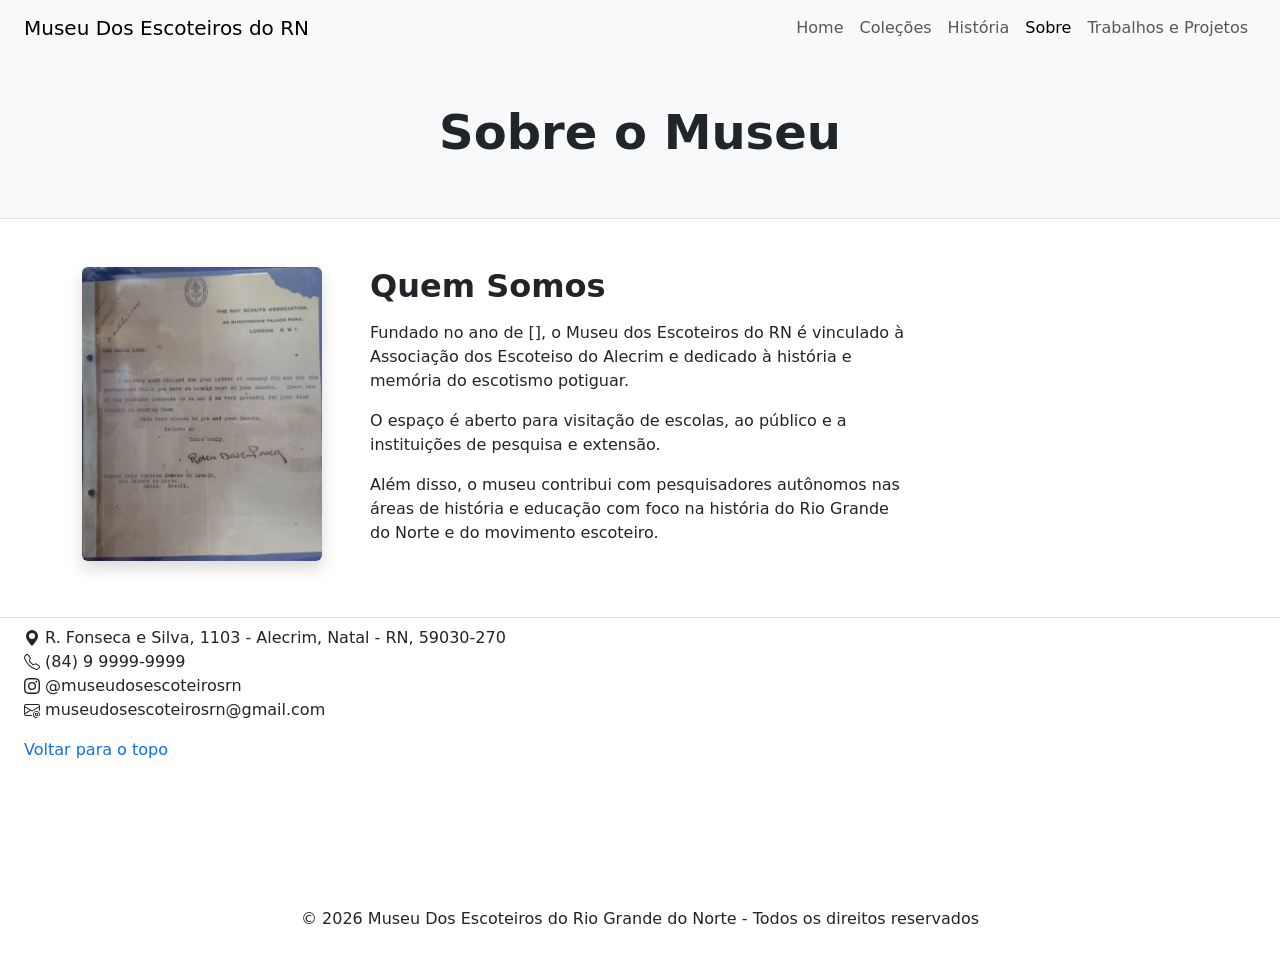
<file: pages/sobre.html>
<!DOCTYPE html>
<html lang="pt-br">
<head>
    <meta charset="UTF-8">
    <meta name="viewport" content="width=device-width, initial-scale=1.0">
    <title>Sobre</title>
    <link href="https://cdn.jsdelivr.net/npm/bootstrap@5.3.8/dist/css/bootstrap.min.css" rel="stylesheet" integrity="sha384-sRIl4kxILFvY47J16cr9ZwB07vP4J8+LH7qKQnuqkuIAvNWLzeN8tE5YBujZqJLB" crossorigin="anonymous">
    <link rel="stylesheet" href="../static/style.css">
</head>

<body>
    <nav class="navbar navbar-expand-lg bg-body-tertiary sticky-top">
        <div class="container-fluid justify-content-lg-between px-4">
            <a class="navbar-brand d-flex align-items-center link-body-emphasis text-decoration-none" href="../index.html">Museu Dos Escoteiros do RN</a>
            <button class="navbar-toggler" type="button" data-bs-toggle="collapse" data-bs-target="#navbarNavDropdown" aria-controls="navbarNavDropdown" aria-expanded="false" aria-label="Toggle navigation">
            <span class="navbar-toggler-icon"></span>
            </button>
            <div class="collapse navbar-collapse" id="navbarNavDropdown">
                <ul class="navbar-nav ms-auto">
                    <li class="nav-item">
                        <a class="nav-link" href="../index.html">Home</a>
                    </li>
                    <li class="nav-item">
                        <a class="nav-link" href="colecoes.html">Coleções</a>
                    </li>
                    <li class="nav-item">
                        <a class="nav-link" href="historia.html">História</a>
                    </li>
                    <li class="nav-item">
                        <a class="nav-link active"  aria-current="page" href="sobre.html">Sobre</a>
                    </li>
                    <li class="nav-item">
                        <a class="nav-link" href="projetos.html">Trabalhos e Projetos</a>
                    </li>
                    <li class="nav-item dropdown">
                </ul>
            </div>
        </div>
    </nav>

    <main>

        <section class="py-5 bg-light border-bottom">
            <div class="container text-center">
                <h1 class="display-5 fw-bold">Sobre o Museu</h1>
                
            </div>
        </section>

        <section class="container py-5">
            <div class="row align-items-center g-5">

                <div class="col-lg-6" style="width: 18rem;">
                    <img src="../static/img/img-teste-thumb.jpg"
                        class="img-fluid rounded shadow"
                        alt="Museu">
                </div>

                <div class="col-lg-6">
                    <h2 class="fw-bold mb-3">Quem Somos</h2>

                    <p>
                        Fundado no ano de [], o Museu dos Escoteiros do RN é vinculado à Associação dos Escoteiso do Alecrim e dedicado à história e memória do escotismo potiguar.
                    </p>

                    <p>
                        O espaço é aberto para visitação de escolas, ao público e a instituições de pesquisa e extensão.
                    </p>

                    <p>
                       Além disso, o museu contribui com pesquisadores autônomos nas áreas de história e educação com foco na história do Rio Grande do Norte e do movimento escoteiro.
                    </p>
                </div>

            </div>
        </section>


    </main>


  <footer class="py-2 border-top mt-2">
        <div class="container-fluid px-4"> 
            <div class="row g-4">
                <div class="col-12 col-lg-6">
                    <ul class="list-unstyled me-3">
                        <li><svg xmlns="http://www.w3.org/2000/svg" width="16" height="16" fill="currentColor" class="bi bi-geo-alt-fill" viewBox="0 0 16 16">
                                    <path d="M8 16s6-5.686 6-10A6 6 0 0 0 2 6c0 4.314 6 10 6 10m0-7a3 3 0 1 1 0-6 3 3 0 0 1 0 6"/>
                                    </svg> R. Fonseca e Silva, 1103 - Alecrim, Natal - RN, 59030-270</li>
                        <li><svg xmlns="http://www.w3.org/2000/svg" width="16" height="16" fill="currentColor" class="bi bi-telephone" viewBox="0 0 16 16">
                            <path d="M3.654 1.328a.678.678 0 0 0-1.015-.063L1.605 2.3c-.483.484-.661 1.169-.45 1.77a17.6 17.6 0 0 0 4.168 6.608 17.6 17.6 0 0 0 6.608 4.168c.601.211 1.286.033 1.77-.45l1.034-1.034a.678.678 0 0 0-.063-1.015l-2.307-1.794a.68.68 0 0 0-.58-.122l-2.19.547a1.75 1.75 0 0 1-1.657-.459L5.482 8.062a1.75 1.75 0 0 1-.46-1.657l.548-2.19a.68.68 0 0 0-.122-.58zM1.884.511a1.745 1.745 0 0 1 2.612.163L6.29 2.98c.329.423.445.974.315 1.494l-.547 2.19a.68.68 0 0 0 .178.643l2.457 2.457a.68.68 0 0 0 .644.178l2.189-.547a1.75 1.75 0 0 1 1.494.315l2.306 1.794c.829.645.905 1.87.163 2.611l-1.034 1.034c-.74.74-1.846 1.065-2.877.702a18.6 18.6 0 0 1-7.01-4.42 18.6 18.6 0 0 1-4.42-7.009c-.362-1.03-.037-2.137.703-2.877z"/>
                            </svg> (84) 9 9999-9999</li>
                        <li><svg xmlns="http://www.w3.org/2000/svg" width="16" height="16" fill="currentColor" class="bi bi-instagram" viewBox="0 0 16 16">
                        <path d="M8 0C5.829 0 5.556.01 4.703.048 3.85.088 3.269.222 2.76.42a3.9 3.9 0 0 0-1.417.923A3.9 3.9 0 0 0 .42 2.76C.222 3.268.087 3.85.048 4.7.01 5.555 0 5.827 0 8.001c0 2.172.01 2.444.048 3.297.04.852.174 1.433.372 1.942.205.526.478.972.923 1.417.444.445.89.719 1.416.923.51.198 1.09.333 1.942.372C5.555 15.99 5.827 16 8 16s2.444-.01 3.298-.048c.851-.04 1.434-.174 1.943-.372a3.9 3.9 0 0 0 1.416-.923c.445-.445.718-.891.923-1.417.197-.509.332-1.09.372-1.942C15.99 10.445 16 10.173 16 8s-.01-2.445-.048-3.299c-.04-.851-.175-1.433-.372-1.941a3.9 3.9 0 0 0-.923-1.417A3.9 3.9 0 0 0 13.24.42c-.51-.198-1.092-.333-1.943-.372C10.443.01 10.172 0 7.998 0zm-.717 1.442h.718c2.136 0 2.389.007 3.232.046.78.035 1.204.166 1.486.275.373.145.64.319.92.599s.453.546.598.92c.11.281.24.705.275 1.485.039.843.047 1.096.047 3.231s-.008 2.389-.047 3.232c-.035.78-.166 1.203-.275 1.485a2.5 2.5 0 0 1-.599.919c-.28.28-.546.453-.92.598-.28.11-.704.24-1.485.276-.843.038-1.096.047-3.232.047s-2.39-.009-3.233-.047c-.78-.036-1.203-.166-1.485-.276a2.5 2.5 0 0 1-.92-.598 2.5 2.5 0 0 1-.6-.92c-.109-.281-.24-.705-.275-1.485-.038-.843-.046-1.096-.046-3.233s.008-2.388.046-3.231c.036-.78.166-1.204.276-1.486.145-.373.319-.64.599-.92s.546-.453.92-.598c.282-.11.705-.24 1.485-.276.738-.034 1.024-.044 2.515-.045zm4.988 1.328a.96.96 0 1 0 0 1.92.96.96 0 0 0 0-1.92m-4.27 1.122a4.109 4.109 0 1 0 0 8.217 4.109 4.109 0 0 0 0-8.217m0 1.441a2.667 2.667 0 1 1 0 5.334 2.667 2.667 0 0 1 0-5.334"/>
                        </svg> @museudosescoteirosrn</li>
                        <li><svg xmlns="http://www.w3.org/2000/svg" width="16" height="16" fill="currentColor" class="bi bi-envelope-at" viewBox="0 0 16 16">
                            <path d="M2 2a2 2 0 0 0-2 2v8.01A2 2 0 0 0 2 14h5.5a.5.5 0 0 0 0-1H2a1 1 0 0 1-.966-.741l5.64-3.471L8 9.583l7-4.2V8.5a.5.5 0 0 0 1 0V4a2 2 0 0 0-2-2zm3.708 6.208L1 11.105V5.383zM1 4.217V4a1 1 0 0 1 1-1h12a1 1 0 0 1 1 1v.217l-7 4.2z"/>
                            <path d="M14.247 14.269c1.01 0 1.587-.857 1.587-2.025v-.21C15.834 10.43 14.64 9 12.52 9h-.035C10.42 9 9 10.36 9 12.432v.214C9 14.82 10.438 16 12.358 16h.044c.594 0 1.018-.074 1.237-.175v-.73c-.245.11-.673.18-1.18.18h-.044c-1.334 0-2.571-.788-2.571-2.655v-.157c0-1.657 1.058-2.724 2.64-2.724h.04c1.535 0 2.484 1.05 2.484 2.326v.118c0 .975-.324 1.39-.639 1.39-.232 0-.41-.148-.41-.42v-2.19h-.906v.569h-.03c-.084-.298-.368-.63-.954-.63-.778 0-1.259.555-1.259 1.4v.528c0 .892.49 1.434 1.26 1.434.471 0 .896-.227 1.014-.643h.043c.118.42.617.648 1.12.648m-2.453-1.588v-.227c0-.546.227-.791.573-.791.297 0 .572.192.572.708v.367c0 .573-.253.744-.564.744-.354 0-.581-.215-.581-.8Z"/>
                            </svg> museudosescoteirosrn@gmail.com</li>
                
                    </ul>

                    <div class="mt-auto">
                        <a href="#" class="text-decoration-none">Voltar para o topo</a>  
                    </div>
                
                </div>
                <div class="col-12 col-lg-6">
                    <iframe src="https://www.google.com/maps/embed?pb=!1m18!1m12!1m3!1d3592.136515976844!2d-35.21712052547436!3d-5.793347857160508!2m3!1f0!2f0!3f0!3m2!1i1024!2i768!4f13.1!3m3!1m2!1s0x7b300099852cf03%3A0x9fcd4b436639ab77!2sInstituto%20Padre%20Miguelinho!5e1!3m2!1spt-BR!2sbr!4v1785613332245!5m2!1spt-BR!2sbr" width="100%" height="250" style="border:0;" allowfullscreen="" loading="lazy" referrerpolicy="strict-origin-when-cross-origin"></iframe>
                </div>
            </div>
            
        </div>

        <div class="d-flex justify-content-center pt-4">
            <p class="text-center mb-0-
            ">© 2026 Museu Dos Escoteiros do Rio Grande do Norte - Todos os direitos reservados</p>
        </div>
    </footer>

    <script src="https://cdn.jsdelivr.net/npm/bootstrap@5.3.8/dist/js/bootstrap.bundle.min.js" integrity="sha384-FKyoEForCGlyvwx9Hj09JcYn3nv7wiPVlz7YYwJrWVcXK/BmnVDxM+D2scQbITxI" crossorigin="anonymous"></script>

</body>
</html>
</file>
<file: static/style.css>
#carouselMuseu {
    width: 100%;
    max-height: 450px;
    overflow: hidden;
}

#carouselMuseu .carousel-item {
    height: 450px;
}

#carouselMuseu img {
    width: 100%;
    height: 100%;
    object-fit: cover;
    object-position: center;
}

.carousel-control-prev-icon,
.carousel-control-next-icon {
    width: 40px;
    height: 40px;

}

.carousel-control-prev,
.carousel-control-next {
    width: 5%;
    background-color: gray;
}

footer li {
    word-wrap: break-word;
}

.timeline {
    position: relative;
    max-width: 900px;
    margin: auto;
    padding-left: 40px;
}

.timeline::before {
    content: "";
    position: absolute;
    left: 15px;
    top: 0;
    bottom: 0;
    width: 4px;
    background: #198754; /* Bootstrap Success */
    border-radius: 10px;
}

.timeline-item {
    position: relative;
    margin-bottom: 40px;
}

.timeline-dot {
    position: absolute;
    left: -33px;
    top: 18px;
    width: 18px;
    height: 18px;
    background: #198754;
    border: 4px solid #fff;
    border-radius: 50%;
    box-shadow: 0 0 0 3px #19875433;
}

.timeline .card {
    border-radius: 12px;
    transition: .3s;
}

.timeline .card:hover {
    transform: translateY(-4px);
    box-shadow: 0 .75rem 1.5rem rgba(0,0,0,.15) !important;
}
</file>
